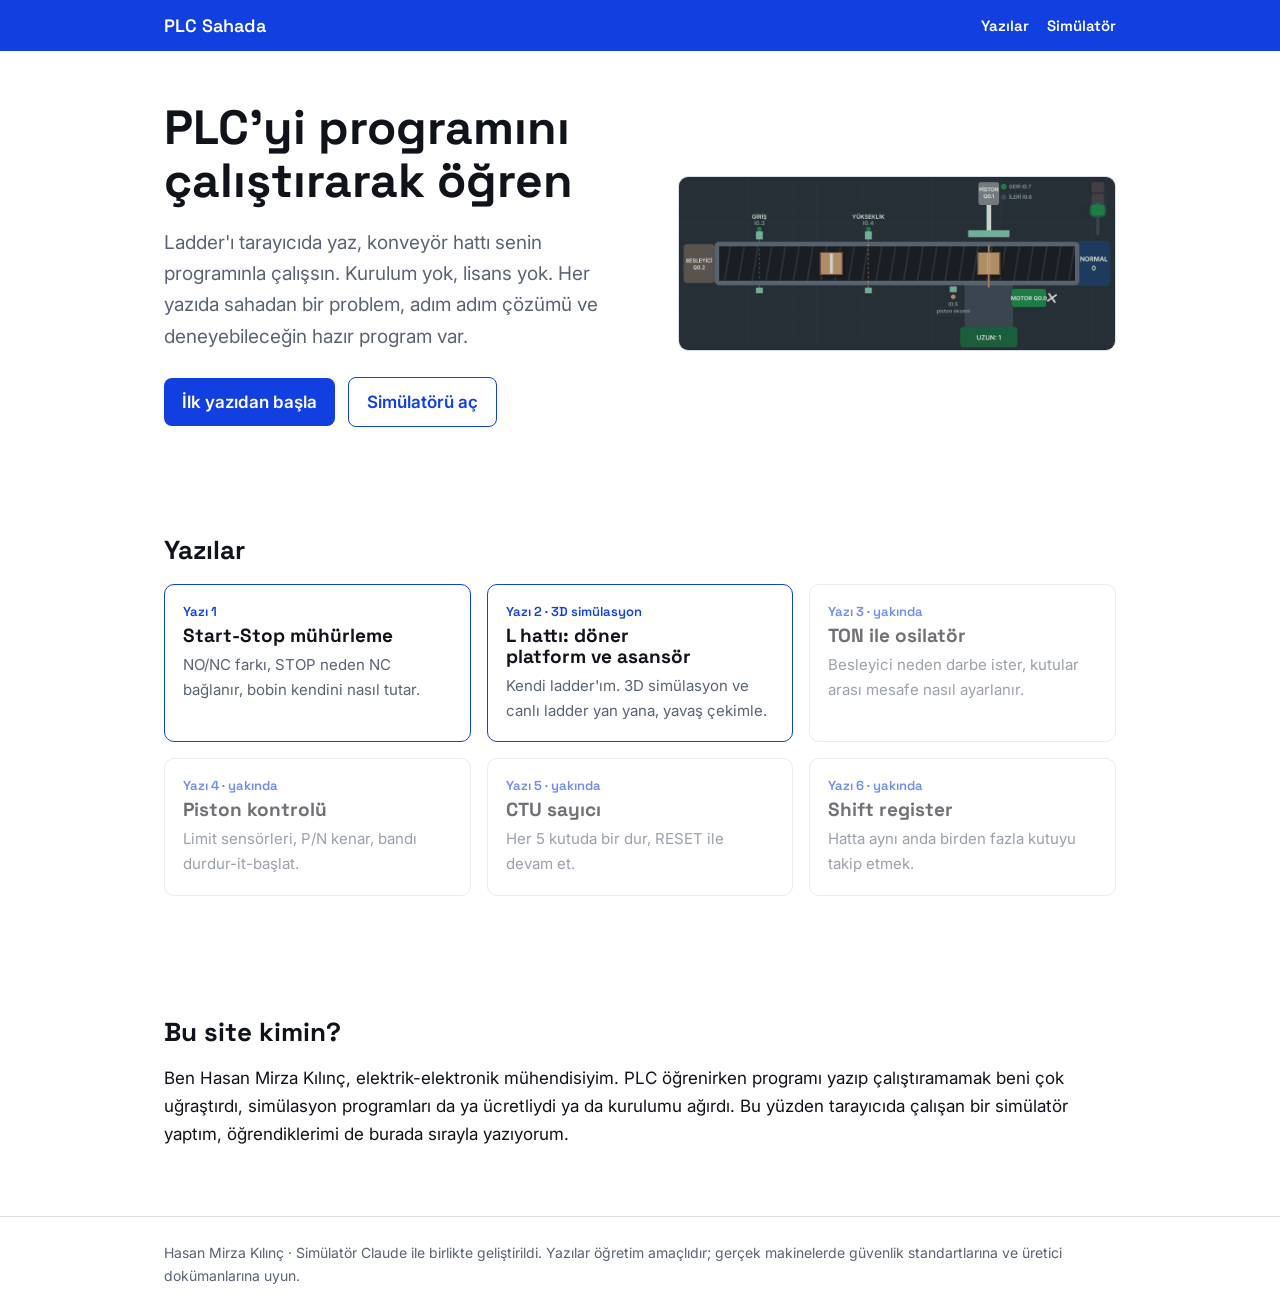
<file: index.html>
<!DOCTYPE html>
<html lang="tr">
<head>
<meta charset="UTF-8">
<meta name="viewport" content="width=device-width, initial-scale=1">
<title>PLC Sahada – Ladder Eğitimi</title>
<meta name="description" content="Kurulum ve lisans gerektirmeyen tarayıcı simülatörüyle PLC ladder programlamayı sahadan örneklerle adım adım öğrenin.">
<meta property="og:type" content="website">
<meta property="og:title" content="PLC Sahada – Ladder Eğitimi">
<meta property="og:description" content="Ladder'ı tarayıcıda yaz, konveyör hattı senin programınla çalışsın. Kurulum yok, lisans yok.">
<meta property="og:url" content="https://hasanmirzakilinc.github.io/plc-egitim/">
<meta property="og:image" content="https://hasanmirzakilinc.github.io/plc-egitim/assets/simulator.png">
<meta property="og:image:width" content="1000">
<meta property="og:image:height" content="396">
<meta name="twitter:card" content="summary_large_image">
<link rel="preconnect" href="https://fonts.googleapis.com"><link rel="preconnect" href="https://fonts.gstatic.com" crossorigin>
<link href="https://fonts.googleapis.com/css2?family=Inter:wght@400;600;700&family=Space+Grotesk:wght@600&display=swap" rel="stylesheet">
<link rel="stylesheet" href="assets/style.css">
</head>
<body>
<div class="strip"><div class="in"><a class="brand" href="index.html">PLC Sahada</a><a href="#yazilar">Yazılar</a><a href="sim/index.html">Simülatör</a></div></div>

<section class="wrap wide">
  <div class="hero">
    <div>
      <h1>PLC'yi programını çalıştırarak öğren</h1>
      <p class="lead">Ladder'ı tarayıcıda yaz, konveyör hattı senin programınla çalışsın. Kurulum yok, lisans yok. Her yazıda sahadan bir problem, adım adım çözümü ve deneyebileceğin hazır program var.</p>
      <a class="btn" href="yazilar/01-start-stop-muhurleme.html">İlk yazıdan başla</a>
      <a class="btn ghost" href="sim/index.html">Simülatörü aç</a>
    </div>
    <a href="sim/index.html#ornek-3"><img src="assets/simulator.png" alt="Ladder simülatörü: konveyör, sensörler, piston ve ışık kulesi"></a>
  </div>
</section>

<section class="wrap wide" id="yazilar">
  <h2 style="margin-top:0">Yazılar</h2>
  <div class="cards">
    <a class="card" style="text-decoration:none;color:inherit;border-color:var(--cobt)" href="yazilar/01-start-stop-muhurleme.html" style="text-decoration:none;color:inherit">
      <span class="no">Yazı 1</span><h3>Start-Stop mühürleme</h3><p>NO/NC farkı, STOP neden NC bağlanır, bobin kendini nasıl tutar.</p></a>
    <a class="card" href="yazilar/02-l-hat-doner-platform-asansor.html" style="text-decoration:none;color:inherit;border-color:var(--cobt)">
      <span class="no">Yazı 2 · 3D simülasyon</span><h3>L hattı: döner platform ve asansör</h3><p>Kendi ladder'ım. 3D simülasyon ve canlı ladder yan yana, yavaş çekimle.</p></a>
    <div class="card soon"><span class="no">Yazı 3 · yakında</span><h3>TON ile osilatör</h3><p>Besleyici neden darbe ister, kutular arası mesafe nasıl ayarlanır.</p></div>
    <div class="card soon"><span class="no">Yazı 4 · yakında</span><h3>Piston kontrolü</h3><p>Limit sensörleri, P/N kenar, bandı durdur-it-başlat.</p></div>
    <div class="card soon"><span class="no">Yazı 5 · yakında</span><h3>CTU sayıcı</h3><p>Her 5 kutuda bir dur, RESET ile devam et.</p></div>
    <div class="card soon"><span class="no">Yazı 6 · yakında</span><h3>Shift register</h3><p>Hatta aynı anda birden fazla kutuyu takip etmek.</p></div>
  </div>
</section>

<section class="wrap wide">
  <h2 style="margin-top:0">Bu site kimin?</h2>
  <p>Ben Hasan Mirza Kılınç, elektrik-elektronik mühendisiyim. PLC öğrenirken programı yazıp çalıştıramamak beni çok uğraştırdı, simülasyon programları da ya ücretliydi ya da kurulumu ağırdı. Bu yüzden tarayıcıda çalışan bir simülatör yaptım, öğrendiklerimi de burada sırayla yazıyorum.</p>
</section>

<footer><div class="wrap wide">Hasan Mirza Kılınç · Simülatör Claude ile birlikte geliştirildi. Yazılar öğretim amaçlıdır; gerçek makinelerde güvenlik standartlarına ve üretici dokümanlarına uyun.</div></footer>
</body>
</html>
</file>
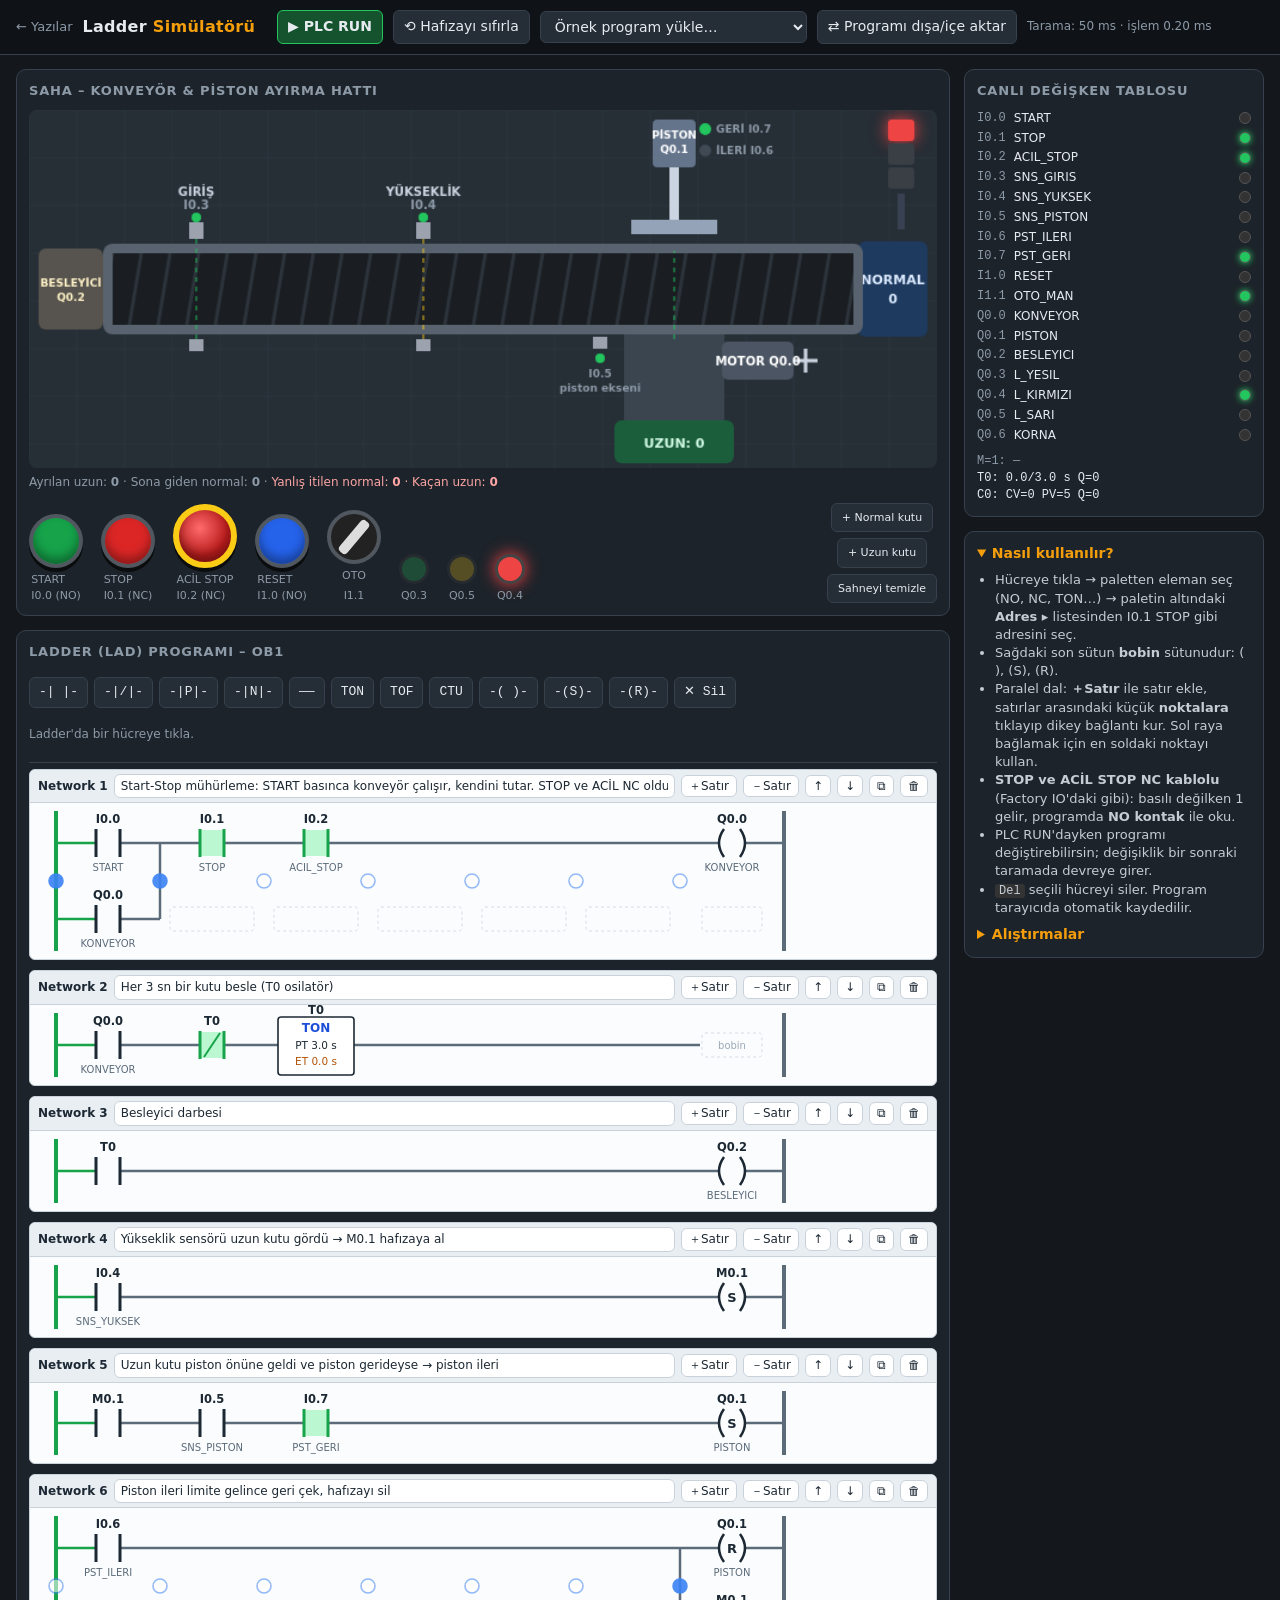
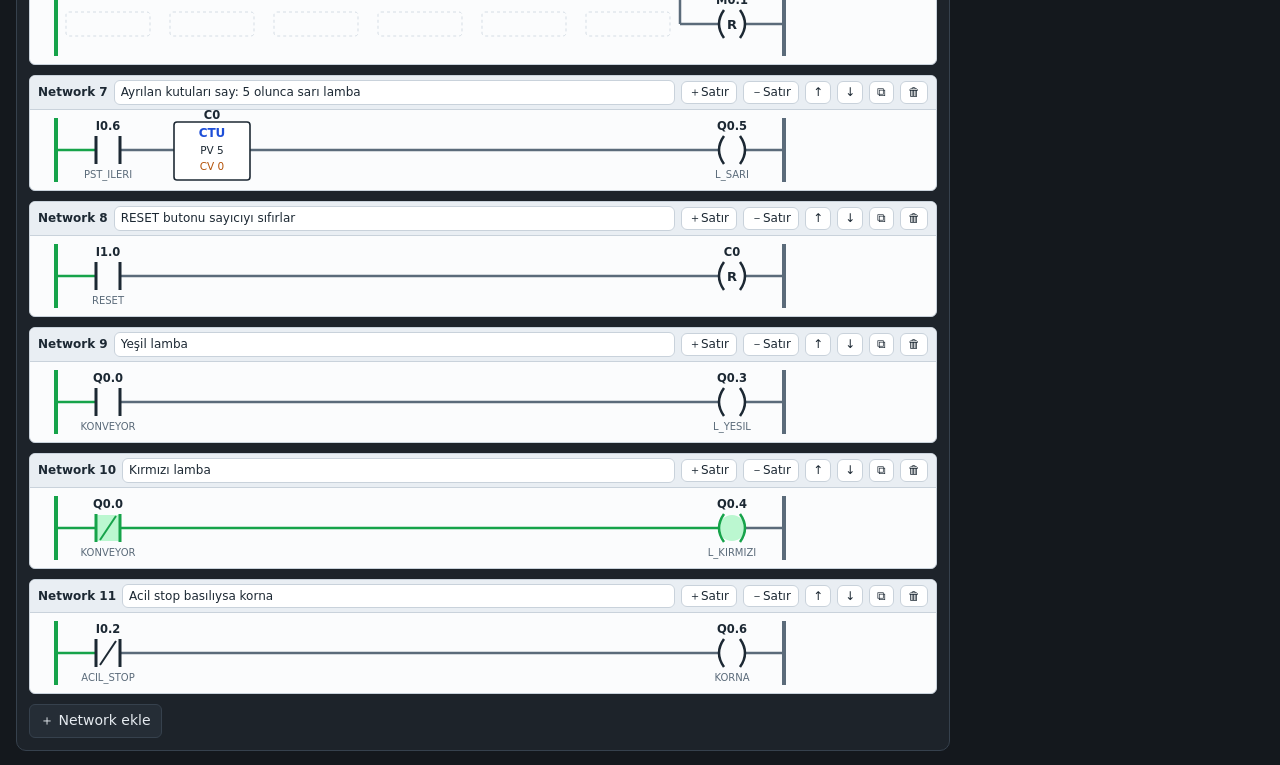
<file: sim/index.html>
<!DOCTYPE html>
<html lang="tr">
<head>
<meta charset="UTF-8">
<meta name="viewport" content="width=device-width, initial-scale=1">
<title>Ladder Simülatörü – Konveyör Hattı</title>
<style>
:root{--bg:#14181d;--panel:#1d232a;--panel2:#252d36;--line:#36414d;--txt:#e6ebf0;--mut:#8d9aa8;--grn:#22c55e;--red:#ef4444;--yel:#facc15;--blu:#3b82f6;--acc:#f59e0b}
*{box-sizing:border-box}
body{margin:0;background:var(--bg);color:var(--txt);font:14px/1.4 system-ui,-apple-system,Segoe UI,Roboto,sans-serif}
header{display:flex;flex-wrap:wrap;gap:10px;align-items:center;padding:10px 16px;background:#0f1216;border-bottom:1px solid var(--line);position:sticky;top:0;z-index:5}
header h1{font-size:16px;margin:0 12px 0 0;letter-spacing:.3px}
header h1 span{color:var(--acc)}
button,select,input{font:inherit;color:var(--txt);background:var(--panel2);border:1px solid var(--line);border-radius:6px;padding:6px 10px}
button{cursor:pointer}button:hover{border-color:#5a6878}
.run{background:#14532d;border-color:#22c55e;font-weight:700}.run.off{background:#5b1a1a;border-color:#ef4444}
.pill{font-size:12px;color:var(--mut)}
main{padding:14px 16px;display:grid;gap:14px;grid-template-columns:minmax(0,1fr) 300px}
.card{background:var(--panel);border:1px solid var(--line);border-radius:10px;padding:12px}
.card h2{font-size:13px;text-transform:uppercase;letter-spacing:.8px;color:var(--mut);margin:0 0 10px}
#sceneWrap{grid-column:1}
canvas{width:100%;display:block;border-radius:8px;background:#232a31}
.panelRow{display:flex;flex-wrap:wrap;gap:18px;align-items:flex-end;margin-top:12px}
.pb{display:flex;flex-direction:column;align-items:center;gap:4px;font-size:11px;color:var(--mut);user-select:none}
.pbtn{width:54px;height:54px;border-radius:50%;border:4px solid #50575f;box-shadow:0 4px 0 #0a0c0e,inset 0 -6px 10px rgba(0,0,0,.35);cursor:pointer;transition:transform .05s}
.pbtn.down{transform:translateY(3px);box-shadow:0 1px 0 #0a0c0e,inset 0 -2px 6px rgba(0,0,0,.4);filter:brightness(1.25)}
.g{background:#16a34a}.r{background:#dc2626}.b{background:#2563eb}
.estop{width:64px;height:64px;background:radial-gradient(circle at 40% 35%,#ff6b6b,#b91c1c 60%);border:6px solid #facc15}
.estop.down{filter:brightness(.8);transform:translateY(4px)}
.sel{width:54px;height:54px;border-radius:50%;background:#222;border:4px solid #50575f;position:relative;cursor:pointer}
.sel i{position:absolute;left:50%;top:50%;width:10px;height:40px;margin:-20px 0 0 -5px;background:#ddd;border-radius:4px;transition:transform .15s;transform:rotate(-40deg)}
.sel.on i{transform:rotate(40deg)}
.lamp{width:30px;height:30px;border-radius:50%;border:3px solid #444;opacity:.25}
.lamp.on{opacity:1;box-shadow:0 0 16px currentColor}
.side{grid-column:2;grid-row:1 / span 2;display:flex;flex-direction:column;gap:14px}
.tags{display:grid;grid-template-columns:auto 1fr auto;gap:3px 8px;font-size:12px;align-items:center}
.tags .ad{font-family:ui-monospace,Consolas,monospace;color:var(--mut)}
.led{width:12px;height:12px;border-radius:50%;background:#333;border:1px solid #555}
.led.on{background:var(--grn);box-shadow:0 0 6px var(--grn)}
.tc{font-family:ui-monospace,Consolas,monospace;font-size:12px}
#ladderCard{grid-column:1}
.rung{border:1px solid #c9d2db;border-radius:6px;background:#fbfcfd;margin-bottom:10px;color:#1c2833;overflow-x:auto}
.rhead{display:flex;gap:6px;align-items:center;background:#e9eef3;padding:4px 8px;border-bottom:1px solid #c9d2db;font-size:12px}
.rhead b{white-space:nowrap}
.rhead input{flex:1;min-width:120px;background:#fff;color:#1c2833;border:1px solid #c9d2db;padding:3px 6px;font-size:12px}
.rhead button{background:#fff;color:#1c2833;border-color:#c9d2db;padding:2px 7px;font-size:12px}
svg.lad{display:block}
.palette{display:flex;flex-wrap:wrap;gap:6px;margin-bottom:10px}
.palette button{font-family:ui-monospace,Consolas,monospace;font-size:13px;padding:5px 9px}
.palette button.act{background:#1e3a5f;border-color:var(--blu)}
.toolbar{position:sticky;top:58px;z-index:4;background:var(--panel);padding:6px 0 8px;margin-bottom:6px;border-bottom:1px solid var(--line)}
.toolbar .palette{margin-bottom:8px}
#props{display:flex;flex-wrap:wrap;gap:8px;align-items:center;min-height:38px;font-size:13px}
#props label{font-size:12px;color:var(--mut)}
#props select{min-width:230px;font-size:14px;border-color:var(--blu);background:#14243a}
#props input{width:80px}
#props .nm{font-weight:700;color:var(--acc)}
details summary{cursor:pointer;color:var(--acc);font-weight:600}
details p,details li{color:#c4ccd5;font-size:13px}
kbd{background:#333;border-radius:3px;padding:0 4px;font-size:12px}
.statbar{display:flex;gap:16px;font-size:12px;color:var(--mut);margin-top:6px;flex-wrap:wrap}
@media (max-width:1000px){main{grid-template-columns:1fr}.side{grid-column:1;grid-row:auto}}
</style>
</head>
<body>
<header>
  <a href="../index.html" style="color:var(--mut);text-decoration:none;font-size:13px">← Yazılar</a>
  <h1>Ladder <span>Simülatörü</span></h1>
  <button id="runBtn" class="run">▶ PLC RUN</button>
  <button id="resetMem" title="Tüm bitleri, zamanlayıcı ve sayıcıları sıfırla">⟲ Hafızayı sıfırla</button>
  <select id="exSel"></select>
  <button id="exportBtn">⇄ Programı dışa/içe aktar</button>
  
  <span class="pill" id="scanInfo">Tarama: 50 ms</span>
</header>

<main>
  <section class="card" id="sceneWrap">
    <h2>Saha – Konveyör & Piston Ayırma Hattı</h2>
    <canvas id="cv" width="760" height="300"></canvas>
    <div class="statbar"><span id="stats"></span></div>
    <div class="panelRow">
      <div class="pb"><div class="pbtn g" id="bStart"></div>START<br>I0.0 (NO)</div>
      <div class="pb"><div class="pbtn r" id="bStop"></div>STOP<br>I0.1 (NC)</div>
      <div class="pb"><div class="pbtn estop" id="bEstop"></div>ACİL STOP<br>I0.2 (NC)</div>
      <div class="pb"><div class="pbtn b" id="bReset"></div>RESET<br>I1.0 (NO)</div>
      <div class="pb"><div class="sel on" id="bSel"><i></i></div><span id="selTxt">OTO</span>I1.1</div>
      <div class="pb"><div class="lamp" id="lG" style="color:#22c55e;background:#22c55e"></div>Q0.3</div>
      <div class="pb"><div class="lamp" id="lY" style="color:#facc15;background:#facc15"></div>Q0.5</div>
      <div class="pb"><div class="lamp" id="lR" style="color:#ef4444;background:#ef4444"></div>Q0.4</div>
      <div style="flex:1"></div>
      <div class="pb" style="gap:6px">
        <button id="addShort">+ Normal kutu</button>
        <button id="addTall">+ Uzun kutu</button>
        <button id="clearScene">Sahneyi temizle</button>
      </div>
    </div>
  </section>

  <aside class="side">
    <section class="card">
      <h2>Canlı değişken tablosu</h2>
      <div class="tags" id="tagTbl"></div>
      <div id="tcTbl" class="tc" style="margin-top:10px"></div>
    </section>
    <section class="card">
      <details open>
        <summary>Nasıl kullanılır?</summary>
        <ul style="padding-left:18px;margin:8px 0">
          <li>Hücreye tıkla → paletten eleman seç (NO, NC, TON…) → paletin altındaki <b>Adres ▸</b> listesinden I0.1 STOP gibi adresini seç.</li>
          <li>Sağdaki son sütun <b>bobin</b> sütunudur: ( ), (S), (R).</li>
          <li>Paralel dal: <b>＋Satır</b> ile satır ekle, satırlar arasındaki küçük <b>noktalara</b> tıklayıp dikey bağlantı kur. Sol raya bağlamak için en soldaki noktayı kullan.</li>
          <li><b>STOP ve ACİL STOP NC kablolu</b> (Factory IO'daki gibi): basılı değilken 1 gelir, programda <b>NO kontak</b> ile oku.</li>
          <li>PLC RUN'dayken programı değiştirebilirsin; değişiklik bir sonraki taramada devreye girer.</li>
          <li><kbd>Del</kbd> seçili hücreyi siler. Program tarayıcıda otomatik kaydedilir.</li>
        </ul>
      </details>
      <details>
        <summary>Alıştırmalar</summary>
        <ol style="padding-left:18px;margin:8px 0">
          <li>Start-Stop mühürlemeyi boş programdan kendin kur.</li>
          <li>START'a basınca konveyör 5 sn sonra kalksın (TON).</li>
          <li>OTO/MAN anahtarı MAN'dayken besleyici çalışmasın.</li>
          <li>Uzun kutu ayırmayı yap, 5 kutuda bir konveyör dursun, RESET'le devam etsin.</li>
          <li>Hatalı ayrım olunca (normal kutu itilirse) kırmızı lamba yanıp sönsün.</li>
        </ol>
      </details>
    </section>
  </aside>

  <section class="card" id="ladderCard">
    <h2>Ladder (LAD) programı – OB1</h2>
    <div class="toolbar">
      <div class="palette" id="palette"></div>
      <div id="props"><span class="pill">Ladder'da bir hücreye tıkla.</span></div>
    </div>
    <div id="rungs"></div>
    <button id="addRung">＋ Network ekle</button>
  </section>
</main>

<div id="modal" style="display:none;position:fixed;inset:0;background:rgba(0,0,0,.6);z-index:20;align-items:center;justify-content:center">
 <div class="card" style="width:min(640px,94vw)">
  <h2>Programı dışa / içe aktar</h2>
  <p class="pill" style="margin:0 0 8px">Kopyala ile programı not defterine kaydet. Daha sonra metni buraya yapıştırıp “Yükle” de, ya da .json dosyası seç.</p>
  <textarea id="jsonTa" style="width:100%;height:240px;font:12px ui-monospace,Consolas,monospace;background:#11151a;color:#e6ebf0;border:1px solid var(--line);border-radius:6px;padding:8px"></textarea>
  <div style="display:flex;gap:8px;flex-wrap:wrap;margin-top:8px;align-items:center">
   <button id="copyBtn">Kopyala</button><button id="loadBtn">Yükle</button>
   <input type="file" id="fileIn" accept=".json,.txt">
   <span id="mMsg" class="pill"></span><span style="flex:1"></span><button id="closeM">Kapat</button>
  </div>
 </div>
</div>
<script>
// ===== LADDER MOTORU + SAHNE MODELİ =====
const L = 6; // mantık sütunu sayısı (sonra bobin sütunu gelir)

const TAGLIST = [
  ['I0.0','START','Start butonu (NO)'],
  ['I0.1','STOP','Stop butonu (NC kablolu: basılı değilken 1)'],
  ['I0.2','ACIL_STOP','Acil stop (NC kablolu: basılı değilken 1)'],
  ['I0.3','SNS_GIRIS','Giriş fotoseli'],
  ['I0.4','SNS_YUKSEK','Yükseklik sensörü (sadece uzun kutu)'],
  ['I0.5','SNS_PISTON','Piston önü fotoseli'],
  ['I0.6','PST_ILERI','Piston ileri limit'],
  ['I0.7','PST_GERI','Piston geri limit'],
  ['I1.0','RESET','Reset butonu (NO)'],
  ['I1.1','OTO_MAN','Seçici anahtar (1 = OTO)'],
  ['Q0.0','KONVEYOR','Konveyör motoru'],
  ['Q0.1','PISTON','Piston ileri valfi'],
  ['Q0.2','BESLEYICI','Kutu besleyici (yükselen kenarda 1 kutu)'],
  ['Q0.3','L_YESIL','Yeşil lamba'],
  ['Q0.4','L_KIRMIZI','Kırmızı lamba'],
  ['Q0.5','L_SARI','Sarı lamba'],
  ['Q0.6','KORNA','Korna'],
];
for (let b = 0; b < 2; b++) for (let i = 0; i < 8; i++) TAGLIST.push([`M${b}.${i}`, '', 'Hafıza biti']);
for (let i = 0; i < 8; i++) TAGLIST.push([`T${i}`, '', 'Zamanlayıcı']);
for (let i = 0; i < 4; i++) TAGLIST.push([`C${i}`, '', 'Sayıcı']);
const SYM = Object.fromEntries(TAGLIST.map(t => [t[0], t[1]]));

const CONTACTS = ['NO', 'NC', 'P', 'N'];
const BLOCKS = ['TON', 'TOF', 'CTU'];
const COILS = ['OUT', 'S', 'R'];

function newState() { return { bits: {}, T: {}, C: {}, edge: {} }; }
function getT(st, a) { return st.T[a] || (st.T[a] = { et: 0, pt: 0, q: false }); }
function getC(st, a) { return st.C[a] || (st.C[a] = { cv: 0, pv: 0, q: false }); }
function readBit(st, a) {
  if (!a) return false;
  if (a[0] === 'T') return !!(st.T[a] && st.T[a].q);
  if (a[0] === 'C') return !!(st.C[a] && st.C[a].q);
  return !!st.bits[a];
}

function newRung(comment = '') {
  return { comment, cells: [Array(L).fill(null)], coils: [null], links: [] };
}
function hasLink(rung, k, r) { return rung.links.includes(k + ':' + r); }

// Satırdaki boş hücre kablo sayılır mı? (Satır 0: hep evet. Alt satırlar: dal bağlantıları arasında)
function wireRange(rung, r) {
  if (r === 0) return [0, L];
  let mn = Infinity, mx = -Infinity;
  for (let k = 0; k <= L; k++) if (hasLink(rung, k, r - 1) || hasLink(rung, k, r)) { mn = Math.min(mn, k); mx = Math.max(mx, k); }
  if (rung.coils[r]) mx = L;
  if (mn === Infinity) return [0, 0];
  return [mn, mx];
}

function evalRung(rung, st, dt, ri) {
  const rows = rung.cells.length;
  const N = Array.from({ length: rows }, () => Array(L + 1).fill(false));
  const info = Array.from({ length: rows }, () => Array(L).fill(null));
  const merge = (k) => {
    let r = 0;
    while (r < rows) {
      let e = r; while (e < rows - 1 && hasLink(rung, k, e)) e++;
      if (e > r) { let v = false; for (let i = r; i <= e; i++) v = v || N[i][k]; for (let i = r; i <= e; i++) N[i][k] = v; }
      r = e + 1;
    }
  };
  for (let r = 0; r < rows; r++) N[r][0] = (r === 0);
  merge(0);
  const ranges = Array.from({ length: rows }, (_, r) => wireRange(rung, r));
  for (let k = 0; k < L; k++) {
    for (let r = 0; r < rows; r++) {
      const cell = rung.cells[r][k], pin = N[r][k];
      let out = false, closed = false;
      if (!cell) { const [a, b] = ranges[r]; out = (k >= a && k < b) ? pin : false; }
      else {
        const key = ri + ':' + r + ':' + k;
        switch (cell.t) {
          case 'W': out = pin; break;
          case 'NO': closed = readBit(st, cell.a); out = pin && closed; break;
          case 'NC': closed = !readBit(st, cell.a); out = pin && closed; break;
          case 'P': { const cur = readBit(st, cell.a), prev = !!st.edge[key]; st.edge[key] = cur; closed = cur && !prev; out = pin && closed; break; }
          case 'N': { const cur = readBit(st, cell.a), prev = !!st.edge[key]; st.edge[key] = cur; closed = !cur && prev; out = pin && closed; break; }
          case 'TON': { const t = getT(st, cell.a), pt = (cell.pt || 0) * 1000; t.pt = pt;
            if (pin) t.et = Math.min(t.et + dt * 1000, pt); else t.et = 0;
            t.q = pin && t.et >= pt; out = t.q; break; }
          case 'TOF': { const t = getT(st, cell.a), pt = (cell.pt || 0) * 1000; t.pt = pt;
            if (pin) { t.q = true; t.et = 0; } else if (t.q) { t.et = Math.min(t.et + dt * 1000, pt); if (t.et >= pt) t.q = false; }
            out = t.q; break; }
          case 'CTU': { const c = getC(st, cell.a); c.pv = cell.pv || 0; const prev = !!st.edge[key]; st.edge[key] = pin;
            if (pin && !prev) c.cv++; c.q = c.cv >= c.pv; out = c.q; break; }
        }
      }
      N[r][k + 1] = out; info[r][k] = { pin, out, closed };
    }
    merge(k + 1);
  }
  for (let r = 0; r < rows; r++) {
    const coil = rung.coils[r]; if (!coil || !coil.a) continue;
    const p = N[r][L], a = coil.a;
    if (coil.t === 'OUT') { if (a[0] !== 'T' && a[0] !== 'C') st.bits[a] = p; }
    else if (coil.t === 'S') { if (p && a[0] !== 'T' && a[0] !== 'C') st.bits[a] = true; }
    else if (coil.t === 'R') { if (p) { if (a[0] === 'T') { const t = getT(st, a); t.et = 0; t.q = false; } else if (a[0] === 'C') { const c = getC(st, a); c.cv = 0; c.q = false; } else st.bits[a] = false; } }
  }
  return { N, info };
}

function scan(prog, st, dt) { return prog.map((r, i) => evalRung(r, st, dt, i)); }

// ===== SAHNE (konveyör hattı) =====
const BELT = { x0: 70, x1: 690, y: 120, h: 60 };
const S_ENTRY = 140, S_HEIGHT = 330, S_PUSH = 540, PUSH_HALF = 36, BOX = 40;

function newScene() { return { boxes: [], p: 0, sorted: 0, normal: 0, wrong: 0, missed: 0, prevFeed: false, phase: 0, id: 1, motorAng: 0, tallNext: [] }; }
function boxTop(b) { return BELT.y + (BELT.h - BOX) / 2 + b.dy; }
function spawnBox(sc, tall) {
  if (sc.boxes.some(b => b.st === 'belt' && b.x < BELT.x0 + BOX + 8)) return false;
  if (tall === undefined) tall = sc.tallNext.length ? sc.tallNext.shift() : Math.random() < 0.4;
  sc.boxes.push({ id: sc.id++, x: BELT.x0, dy: 0, tall, st: 'belt', t: 0 });
  return true;
}
function stepScene(sc, out, dt) {
  const v = out['Q0.0'] ? 90 : 0;
  sc.phase += v * dt; if (out['Q0.0']) sc.motorAng += dt * 10;
  sc.p = Math.max(0, Math.min(1, sc.p + (out['Q0.1'] ? 1 : -1) * dt / 0.45));
  const headY = BELT.y - 16 + sc.p * (BELT.h + 26);
  sc.headY = headY;
  if (out['Q0.2'] && !sc.prevFeed) spawnBox(sc);
  sc.prevFeed = !!out['Q0.2'];
  const belt = sc.boxes.filter(b => b.st === 'belt').sort((a, b) => b.x - a.x);
  for (let i = 0; i < belt.length; i++) {
    const b = belt[i];
    const under = b.x + BOX > S_PUSH - PUSH_HALF && b.x < S_PUSH + PUSH_HALF;
    if (under && headY > boxTop(b)) {
      b.dy = headY - (BELT.y + (BELT.h - BOX) / 2);
      if (b.dy > (BELT.h + BOX) / 2) { b.st = 'chute'; b.t = 0; }
      continue;
    }
    let nx = b.x + v * dt;
    const ahead = belt.slice(0, i).filter(a => a.st === 'belt' && a.x > b.x && Math.abs(a.dy - b.dy) < BOX).pop();
    if (ahead) nx = Math.min(nx, ahead.x - BOX - 4);
    if (nx > b.x) b.x = nx;
    if (b.x > BELT.x1 - 6) { b.st = 'end'; b.t = 0; if (b.tall) sc.missed++; else sc.normal++; }
  }
  for (const b of sc.boxes) {
    if (b.st === 'chute') { b.t += dt; b.dy += 140 * dt; if (b.t > 0.55) { b.st = 'gone'; if (b.tall) sc.sorted++; else sc.wrong++; } }
    else if (b.st === 'end') { b.t += dt; b.x += 70 * dt; if (b.t > 0.5) b.st = 'gone'; }
  }
  sc.boxes = sc.boxes.filter(b => b.st !== 'gone');
}
function covers(b, x) { return b.x <= x && x <= b.x + BOX; }
function sceneInputs(sc) {
  const onBelt = sc.boxes.filter(b => b.st === 'belt');
  return {
    'I0.3': onBelt.some(b => covers(b, S_ENTRY) && b.dy < 10),
    'I0.4': onBelt.some(b => b.tall && covers(b, S_HEIGHT) && b.dy < 10),
    'I0.5': onBelt.some(b => covers(b, S_PUSH) && b.dy < 6),
    'I0.6': sc.p >= 0.97,
    'I0.7': sc.p <= 0.03,
  };
}

// ===== ÖRNEK PROGRAMLAR =====
function R(comment, rows, coils, links) {
  const rung = newRung(comment);
  rung.cells = rows.map(row => { const a = Array(L).fill(null); row.forEach((c, i) => { if (c) a[i] = c; }); return a; });
  rung.coils = coils.slice(0, rows.length); while (rung.coils.length < rows.length) rung.coils.push(null);
  rung.links = links || [];
  return rung;
}
const no = a => ({ t: 'NO', a }), nc = a => ({ t: 'NC', a });
const out = a => ({ t: 'OUT', a }), set = a => ({ t: 'S', a }), rst = a => ({ t: 'R', a });

const SEAL = () => R('Start-Stop mühürleme: START basınca konveyör çalışır, kendini tutar. STOP ve ACİL NC olduğu için NO kontakla okunur.',
  [[no('I0.0'), no('I0.1'), no('I0.2')], [no('Q0.0')]], [out('Q0.0')], ['0:0', '1:0']);

const EXAMPLES = {
  bos: { name: 'Boş program', prog: () => [newRung()] },
  seal: { name: '1) Start-Stop mühürleme', prog: () => [
    SEAL(),
    R('Konveyör çalışırken yeşil lamba', [[no('Q0.0')]], [out('Q0.3')]),
    R('Konveyör dururken kırmızı lamba', [[nc('Q0.0')]], [out('Q0.4')]),
  ] },
  feed: { name: '2) Zamanlayıcıyla kutu besleme', prog: () => [
    SEAL(),
    R('T0 kendini sıfırlayan zamanlayıcı: her 3 sn bir tarama boyunca 1 olur', [[no('Q0.0'), nc('T0'), { t: 'TON', a: 'T0', pt: 3 }]], [null]),
    R('T0 dolunca besleyiciye bir darbe → 1 kutu', [[no('T0')]], [out('Q0.2')]),
    R('Konveyörde kutu varken (giriş sensörü) sarı lamba 1 sn yanık kalsın', [[no('I0.3'), { t: 'TOF', a: 'T1', pt: 1 }]], [out('Q0.5')]),
    R('Yeşil lamba', [[no('Q0.0')]], [out('Q0.3')]),
    R('Kırmızı lamba', [[nc('Q0.0')]], [out('Q0.4')]),
  ] },
  sort: { name: '3) Uzun kutu ayırma + sayıcı', prog: () => [
    SEAL(),
    R('Her 3 sn bir kutu besle (T0 osilatör)', [[no('Q0.0'), nc('T0'), { t: 'TON', a: 'T0', pt: 3 }]], [null]),
    R('Besleyici darbesi', [[no('T0')]], [out('Q0.2')]),
    R('Yükseklik sensörü uzun kutu gördü → M0.1 hafızaya al', [[no('I0.4')]], [set('M0.1')]),
    R('Uzun kutu piston önüne geldi ve piston gerideyse → piston ileri', [[no('M0.1'), no('I0.5'), no('I0.7')]], [set('Q0.1')]),
    R('Piston ileri limite gelince geri çek, hafızayı sil', [[no('I0.6')], []], [rst('Q0.1'), rst('M0.1')], ['6:0']),
    R('Ayrılan kutuları say: 5 olunca sarı lamba', [[no('I0.6'), { t: 'CTU', a: 'C0', pv: 5 }]], [out('Q0.5')]),
    R('RESET butonu sayıcıyı sıfırlar', [[no('I1.0')]], [rst('C0')]),
    R('Yeşil lamba', [[no('Q0.0')]], [out('Q0.3')]),
    R('Kırmızı lamba', [[nc('Q0.0')]], [out('Q0.4')]),
    R('Acil stop basılıysa korna', [[nc('I0.2')]], [out('Q0.6')]),
  ] },
};

if (typeof module !== 'undefined') module.exports = { L, scan, newState, newScene, stepScene, sceneInputs, spawnBox, EXAMPLES, newRung, wireRange, readBit };

</script>
<script>
// ===== DURUM =====
const LS_KEY = 'ladsim_prog_v1';
let prog, st = newState(), sc = newScene(), running = true, lastRes = [], sel = null;
const panel = { start: false, stop: false, estop: false, reset: false, auto: true };
const DT = 0.05;

function loadProg() {
  try { const s = localStorage.getItem(LS_KEY); if (s) { const p = JSON.parse(s); if (Array.isArray(p) && p.length) return p; } } catch (e) {}
  return EXAMPLES.sort.prog();
}
function saveProg() { try { localStorage.setItem(LS_KEY, JSON.stringify(prog)); } catch (e) {} }
prog = loadProg();
const HASH_EX = { 'bos': 'bos', 'ornek-1': 'seal', 'ornek-2': 'feed', 'ornek-3': 'sort' };
function loadFromHash() {
  const k = HASH_EX[location.hash.slice(1)];
  if (k) { prog = EXAMPLES[k].prog(); st = newState(); sc = newScene(); sel = null; saveProg(); return true; }
  return false;
}
loadFromHash();
window.addEventListener('hashchange', () => { if (loadFromHash()) renderAll(); });

// ===== ÖRNEK SEÇİCİ =====
const exSel = document.getElementById('exSel');
exSel.innerHTML = '<option value="">Örnek program yükle…</option>' + Object.entries(EXAMPLES).map(([k, v]) => `<option value="${k}">${v.name}</option>`).join('');
exSel.onchange = () => { if (!exSel.value) return; prog = EXAMPLES[exSel.value].prog(); st = newState(); sc = newScene(); sel = null; exSel.value = ''; saveProg(); renderAll(); };

// ===== PALET =====
const PAL = [
  ['NO', '-| |-', 'Normalde açık kontak'], ['NC', '-|/|-', 'Normalde kapalı kontak'], ['P', '-|P|-', 'Yükselen kenar'], ['N', '-|N|-', 'Düşen kenar'],
  ['W', '——', 'Kablo (alt satırlarda boşluğu bağlar)'], ['TON', 'TON', 'Çekmede gecikmeli zamanlayıcı'], ['TOF', 'TOF', 'Bırakmada gecikmeli zamanlayıcı'], ['CTU', 'CTU', 'Yukarı sayıcı'],
  ['OUT', '-( )-', 'Bobin'], ['S', '-(S)-', 'Set bobini'], ['R', '-(R)-', 'Reset bobini'], ['DEL', '✕ Sil', 'Hücreyi temizle'],
];
const palEl = document.getElementById('palette');
palEl.innerHTML = PAL.map(([t, l, d]) => `<button data-t="${t}" title="${d}">${l}</button>`).join('');
palEl.onclick = e => { const b = e.target.closest('button'); if (!b) return; applyType(b.dataset.t); };

function defaultAddr(t) {
  if (t === 'TON' || t === 'TOF') { for (let i = 0; i < 8; i++) if (!usedAddr('T' + i)) return 'T' + i; return 'T0'; }
  if (t === 'CTU') { for (let i = 0; i < 4; i++) if (!usedAddr('C' + i)) return 'C' + i; return 'C0'; }
  if (COILS.includes(t)) return 'Q0.0';
  return 'I0.0';
}
function usedAddr(a) { return prog.some(r => r.cells.some(row => row.some(c => c && c.a === a && BLOCKS.includes(c.t)))); }

function applyType(t) {
  if (!sel) { flash('Önce ladder üzerinde bir hücre seç.'); return; }
  const rung = prog[sel.ri]; if (!rung) return;
  const isCoil = sel.c === L;
  if (t === 'DEL') { if (isCoil) rung.coils[sel.r] = null; else rung.cells[sel.r][sel.c] = null; }
  else if (isCoil) {
    if (!COILS.includes(t)) { flash('Bobin sütununa sadece ( ), (S), (R) konur.'); return; }
    const old = rung.coils[sel.r]; rung.coils[sel.r] = { t, a: old ? old.a : defaultAddr(t) };
  } else {
    if (COILS.includes(t)) { flash('Bobinler en sağdaki sütuna konur.'); return; }
    const old = rung.cells[sel.r][sel.c];
    if (t === 'W') rung.cells[sel.r][sel.c] = { t: 'W' };
    else if (BLOCKS.includes(t)) {
      const keep = old && BLOCKS.includes(old.t) && old.a[0] === (t === 'CTU' ? 'C' : 'T');
      rung.cells[sel.r][sel.c] = { t, a: keep ? old.a : defaultAddr(t), pt: (old && old.pt) || 2, pv: (old && old.pv) || 5 };
    } else {
      const keepA = old && old.a && CONTACTS.includes(old.t) ? old.a : (lastAddr || 'I0.0');
      rung.cells[sel.r][sel.c] = { t, a: keepA };
    }
  }
  saveProg(); renderAll();
}
let lastAddr = 'I0.0';
function flash(m) { const p = document.getElementById('props'); p.innerHTML = `<span style="color:var(--acc)">${m}</span>`; setTimeout(renderProps, 1600); }

// ===== LADDER ÇİZİM =====
const CW = 104, RH = 76, LEFT = 26, TOP = 40;
const PWR = '#16a34a', OFF = '#5b6b7a';
function esc(s) { return String(s).replace(/[&<>"]/g, c => ({ '&': '&amp;', '<': '&lt;', '>': '&gt;', '"': '&quot;' }[c])); }
function lbl(a) { return a ? `${a}${SYM[a] ? ' ' + SYM[a] : ''}` : '???'; }

function rungSVG(rung, ri, res) {
  const rows = rung.cells.length, W = LEFT + (L + 1) * CW + 30, H = TOP + (rows - 1) * RH + 40;
  const yc = r => TOP + r * RH;
  const N = res ? res.N : null, info = res ? res.info : null;
  const pc = (on) => (running && on) ? PWR : OFF;
  let s = `<svg class="lad" width="${W}" height="${H}" data-ri="${ri}">`;
  const RX = LEFT + (L + 1) * CW;
  s += `<line x1="${LEFT}" y1="8" x2="${LEFT}" y2="${H - 8}" stroke="${pc(true)}" stroke-width="4"/>`;
  s += `<line x1="${RX}" y1="8" x2="${RX}" y2="${H - 8}" stroke="${OFF}" stroke-width="4"/>`;
  for (let r = 0; r < rows; r++) {
    const y = yc(r), [wa, wb] = wireRange(rung, r);
    for (let c = 0; c < L; c++) {
      const x = LEFT + c * CW, cell = rung.cells[r][c], inf = info && info[r][c];
      const pin = inf && inf.pin, pout = inf && inf.out;
      const isSel = sel && sel.ri === ri && sel.r === r && sel.c === c;
      if (isSel) s += `<rect x="${x + 2}" y="${y - 34}" width="${CW - 4}" height="${RH - 8}" fill="#dbeafe" stroke="#3b82f6" rx="4"/>`;
      if (!cell) {
        if (c >= wa && c < wb) s += `<line x1="${x}" y1="${y}" x2="${x + CW}" y2="${y}" stroke="${pc(pin)}" stroke-width="2.5"/>`;
        else s += `<rect x="${x + 10}" y="${y - 12}" width="${CW - 20}" height="24" fill="none" stroke="#d5dde5" stroke-dasharray="3 3" rx="3"/>`;
      } else if (cell.t === 'W') {
        s += `<line x1="${x}" y1="${y}" x2="${x + CW}" y2="${y}" stroke="${pc(pin)}" stroke-width="2.5"/>`;
      } else if (CONTACTS.includes(cell.t)) {
        const cl = inf && inf.closed;
        s += `<line x1="${x}" y1="${y}" x2="${x + 40}" y2="${y}" stroke="${pc(pin)}" stroke-width="2.5"/>`;
        s += `<line x1="${x + 64}" y1="${y}" x2="${x + CW}" y2="${y}" stroke="${pc(pout)}" stroke-width="2.5"/>`;
        if (running && cl) s += `<rect x="${x + 40}" y="${y - 13}" width="24" height="26" fill="#bbf7d0"/>`;
        const bc = running && cl ? PWR : '#1c2833';
        s += `<line x1="${x + 40}" y1="${y - 14}" x2="${x + 40}" y2="${y + 14}" stroke="${bc}" stroke-width="3"/>`;
        s += `<line x1="${x + 64}" y1="${y - 14}" x2="${x + 64}" y2="${y + 14}" stroke="${bc}" stroke-width="3"/>`;
        if (cell.t === 'NC') s += `<line x1="${x + 44}" y1="${y + 12}" x2="${x + 60}" y2="${y - 12}" stroke="${bc}" stroke-width="2"/>`;
        if (cell.t === 'P' || cell.t === 'N') s += `<text x="${x + 52}" y="${y + 5}" font-size="13" font-weight="700" text-anchor="middle" fill="${bc}">${cell.t}</text>`;
        s += `<text x="${x + 52}" y="${y - 20}" font-size="11.5" font-weight="700" text-anchor="middle" fill="#1c2833">${esc(cell.a)}</text>`;
        s += `<text x="${x + 52}" y="${y + 28}" font-size="10" text-anchor="middle" fill="#5b6b7a">${esc(SYM[cell.a] || '')}</text>`;
      } else if (BLOCKS.includes(cell.t)) {
        s += `<line x1="${x}" y1="${y}" x2="${x + 14}" y2="${y}" stroke="${pc(pin)}" stroke-width="2.5"/>`;
        s += `<line x1="${x + 90}" y1="${y}" x2="${x + CW}" y2="${y}" stroke="${pc(pout)}" stroke-width="2.5"/>`;
        s += `<rect x="${x + 14}" y="${y - 28}" width="76" height="58" fill="${running && pout ? '#dcfce7' : '#fff'}" stroke="${running && pout ? PWR : '#1c2833'}" stroke-width="1.6" rx="3"/>`;
        s += `<text x="${x + 52}" y="${y - 31}" font-size="11.5" font-weight="700" text-anchor="middle" fill="#1c2833">${esc(cell.a)}</text>`;
        s += `<text x="${x + 52}" y="${y - 13}" font-size="12" font-weight="700" text-anchor="middle" fill="#1d4ed8">${cell.t}</text>`;
        if (cell.t === 'CTU') {
          const c0 = st.C[cell.a] || { cv: 0 };
          s += `<text x="${x + 52}" y="${y + 4}" font-size="10.5" text-anchor="middle" fill="#1c2833">PV ${cell.pv}</text>`;
          s += `<text x="${x + 52}" y="${y + 20}" font-size="10.5" text-anchor="middle" fill="#b45309">CV ${c0.cv}</text>`;
        } else {
          const t0 = st.T[cell.a] || { et: 0 };
          s += `<text x="${x + 52}" y="${y + 4}" font-size="10.5" text-anchor="middle" fill="#1c2833">PT ${(+cell.pt).toFixed(1)} s</text>`;
          s += `<text x="${x + 52}" y="${y + 20}" font-size="10.5" text-anchor="middle" fill="#b45309">ET ${(t0.et / 1000).toFixed(1)} s</text>`;
        }
      }
      s += `<rect class="hit" data-ri="${ri}" data-r="${r}" data-c="${c}" x="${x}" y="${y - 34}" width="${CW}" height="${RH - 8}" fill="transparent" style="cursor:pointer"/>`;
    }
    // bobin sütunu
    const x = LEFT + L * CW, coil = rung.coils[r], pin = N && N[r][L];
    const isSel = sel && sel.ri === ri && sel.r === r && sel.c === L;
    if (isSel) s += `<rect x="${x + 2}" y="${y - 34}" width="${CW - 4}" height="${RH - 8}" fill="#dbeafe" stroke="#3b82f6" rx="4"/>`;
    if (coil) {
      const on = running && pin && coil.t === 'OUT' || running && readBit(st, coil.a) && coil.t !== 'R' && coil.a[0] !== 'T' && coil.a[0] !== 'C';
      s += `<line x1="${x}" y1="${y}" x2="${x + 38}" y2="${y}" stroke="${pc(pin)}" stroke-width="2.5"/>`;
      s += `<line x1="${x + 66}" y1="${y}" x2="${RX}" y2="${y}" stroke="${OFF}" stroke-width="2.5"/>`;
      const cc = on ? PWR : '#1c2833';
      if (on) s += `<circle cx="${x + 52}" cy="${y}" r="13" fill="#bbf7d0"/>`;
      s += `<path d="M${x + 44} ${y - 14} Q${x + 34} ${y} ${x + 44} ${y + 14}" fill="none" stroke="${cc}" stroke-width="2.5"/>`;
      s += `<path d="M${x + 60} ${y - 14} Q${x + 70} ${y} ${x + 60} ${y + 14}" fill="none" stroke="${cc}" stroke-width="2.5"/>`;
      if (coil.t !== 'OUT') s += `<text x="${x + 52}" y="${y + 5}" font-size="13" font-weight="700" text-anchor="middle" fill="${cc}">${coil.t}</text>`;
      s += `<text x="${x + 52}" y="${y - 20}" font-size="11.5" font-weight="700" text-anchor="middle" fill="#1c2833">${esc(coil.a)}</text>`;
      s += `<text x="${x + 52}" y="${y + 28}" font-size="10" text-anchor="middle" fill="#5b6b7a">${esc(SYM[coil.a] || '')}</text>`;
    } else if (r === 0) {
      s += `<line x1="${x}" y1="${y}" x2="${x + 20}" y2="${y}" stroke="${pc(pin)}" stroke-width="2.5"/>`;
      s += `<rect x="${x + 22}" y="${y - 12}" width="60" height="24" fill="none" stroke="#d5dde5" stroke-dasharray="3 3" rx="3"/><text x="${x + 52}" y="${y + 4}" font-size="10" text-anchor="middle" fill="#9aa8b5">bobin</text>`;
    } else {
      s += `<rect x="${x + 22}" y="${y - 12}" width="60" height="24" fill="none" stroke="#d5dde5" stroke-dasharray="3 3" rx="3"/>`;
    }
    s += `<rect class="hit" data-ri="${ri}" data-r="${r}" data-c="${L}" x="${x}" y="${y - 34}" width="${CW}" height="${RH - 8}" fill="transparent" style="cursor:pointer"/>`;
  }
  // dikey bağlantılar
  for (let r = 0; r < rows - 1; r++) for (let k = 0; k <= L; k++) {
    const x = LEFT + k * CW, y1 = yc(r), y2 = yc(r + 1), on = hasLink(rung, k, r);
    if (on) s += `<line x1="${x}" y1="${y1}" x2="${x}" y2="${y2}" stroke="${pc(N && N[r][k])}" stroke-width="2.5"/>`;
    s += `<circle class="lnk" data-ri="${ri}" data-k="${k}" data-r="${r}" cx="${x}" cy="${(y1 + y2) / 2}" r="7" fill="${on ? '#3b82f6' : '#fff'}" stroke="#3b82f6" stroke-width="1.5" style="cursor:pointer" opacity="${on ? .9 : .55}"><title>Dikey bağlantı aç/kapa</title></circle>`;
  }
  return s + '</svg>';
}

const rungsEl = document.getElementById('rungs');
function renderRungs(full) {
  if (full || rungsEl.children.length !== prog.length) {
    rungsEl.innerHTML = prog.map((r, i) => `<div class="rung"><div class="rhead"><b>Network ${i + 1}</b><input data-ri="${i}" class="cmt" value="${esc(r.comment || '')}" placeholder="Açıklama yaz…">
      <button data-a="addrow" data-ri="${i}" title="Paralel satır ekle">＋Satır</button><button data-a="delrow" data-ri="${i}" title="Son satırı sil">－Satır</button>
      <button data-a="up" data-ri="${i}">↑</button><button data-a="down" data-ri="${i}">↓</button><button data-a="dup" data-ri="${i}" title="Kopyala">⧉</button><button data-a="del" data-ri="${i}" title="Network sil">🗑</button></div>
      <div class="svgw"></div></div>`).join('');
  }
  [...rungsEl.querySelectorAll('.svgw')].forEach((w, i) => { w.innerHTML = rungSVG(prog[i], i, lastRes[i]); });
}
rungsEl.addEventListener('pointerdown', e => {
  if (e.button > 0) return;
  const hit = e.target.closest('.hit'), lnk = e.target.closest('.lnk');
  if (!hit && !lnk) return;
  e.preventDefault();
  if (lnk) {
    const rung = prog[+lnk.dataset.ri], key = lnk.dataset.k + ':' + lnk.dataset.r;
    const i = rung.links.indexOf(key); if (i >= 0) rung.links.splice(i, 1); else rung.links.push(key);
    saveProg(); renderRungs(); return;
  }
  if (hit) { sel = { ri: +hit.dataset.ri, r: +hit.dataset.r, c: +hit.dataset.c }; renderRungs(); renderProps(); }
});
rungsEl.addEventListener('click', e => {
  const btn = e.target.closest('button[data-a]');
  if (btn) {
    const ri = +btn.dataset.ri, rung = prog[ri];
    switch (btn.dataset.a) {
      case 'addrow': if (rung.cells.length < 5) { rung.cells.push(Array(L).fill(null)); rung.coils.push(null); } break;
      case 'delrow': if (rung.cells.length > 1) { const n = rung.cells.length - 1; rung.cells.pop(); rung.coils.pop(); rung.links = rung.links.filter(k => +k.split(':')[1] < n); } break;
      case 'up': if (ri > 0) [prog[ri - 1], prog[ri]] = [prog[ri], prog[ri - 1]]; break;
      case 'down': if (ri < prog.length - 1) [prog[ri + 1], prog[ri]] = [prog[ri], prog[ri + 1]]; break;
      case 'dup': prog.splice(ri + 1, 0, JSON.parse(JSON.stringify(rung))); break;
      case 'del': if (prog.length > 1) prog.splice(ri, 1); else prog[0] = newRung(); sel = null; break;
    }
    saveProg(); renderAll();
  }
});
rungsEl.addEventListener('input', e => { if (e.target.classList.contains('cmt')) { prog[+e.target.dataset.ri].comment = e.target.value; saveProg(); } });
document.getElementById('addRung').onclick = () => { prog.push(newRung()); sel = { ri: prog.length - 1, r: 0, c: 0 }; saveProg(); renderAll(); };

// ===== ÖZELLİK PANELİ =====
function addrOptions(kind, cur) {
  const f = TAGLIST.filter(t => kind === 'T' ? t[0][0] === 'T' : kind === 'C' ? t[0][0] === 'C' : kind === 'coil' ? 'QMTC'.includes(t[0][0]) : true);
  const groups = { I: 'Girişler (I)', Q: 'Çıkışlar (Q)', M: 'Hafıza (M)', T: 'Zamanlayıcı (T)', C: 'Sayıcı (C)' };
  let h = ''; for (const g in groups) { const it = f.filter(t => t[0][0] === g); if (!it.length) continue;
    h += `<optgroup label="${groups[g]}">` + it.map(t => `<option value="${t[0]}" ${t[0] === cur ? 'selected' : ''}>${t[0]}${t[1] ? ' – ' + t[1] : ''}</option>`).join('') + '</optgroup>'; }
  return h;
}
function renderProps() {
  const p = document.getElementById('props');
  [...palEl.children].forEach(b => b.classList.remove('act'));
  if (!sel || !prog[sel.ri]) { p.innerHTML = '<span class="pill">Ladder\'da bir hücreye tıkla.</span>'; return; }
  const rung = prog[sel.ri], isCoil = sel.c === L, el = isCoil ? rung.coils[sel.r] : rung.cells[sel.r][sel.c];
  let h = `<span class="pill">Network ${sel.ri + 1} · satır ${sel.r + 1} · ${isCoil ? 'bobin' : 'sütun ' + (sel.c + 1)}:</span>`;
  if (!el) { h += `<span>Boş hücre. Yukarıdan ${isCoil ? '<b>-( )-</b>, <b>-(S)-</b> veya <b>-(R)-</b>' : 'bir kontak veya blok'} seç.</span>`; p.innerHTML = h; return; }
  const b = palEl.querySelector(`[data-t="${el.t}"]`); if (b) b.classList.add('act');
  const names = { NO: 'NO kontak', NC: 'NC kontak', P: 'Yükselen kenar (P)', N: 'Düşen kenar (N)', W: 'Kablo', TON: 'TON', TOF: 'TOF', CTU: 'CTU', OUT: 'Bobin ( )', S: 'Set (S)', R: 'Reset (R)' };
  h += `<span class="nm">${names[el.t]}</span>`;
  if (el.t !== 'W') {
    const kind = (el.t === 'TON' || el.t === 'TOF') ? 'T' : el.t === 'CTU' ? 'C' : isCoil ? 'coil' : 'all';
    h += `<label for="pA">Adres ▸</label><select id="pA">${addrOptions(kind, el.a)}</select>`;
    const d = TAGLIST.find(t => t[0] === el.a); if (d) h += `<span class="pill">${d[2]}</span>`;
  }
  if (el.t === 'TON' || el.t === 'TOF') h += `<label for="pPT">PT (sn)</label><input id="pPT" type="number" min="0.1" step="0.1" value="${el.pt}">`;
  if (el.t === 'CTU') h += `<label for="pPV">PV</label><input id="pPV" type="number" min="1" step="1" value="${el.pv}">`;
  h += `<button id="pDel">✕ Sil</button>`;
  p.innerHTML = h;
  const pa = document.getElementById('pA'); if (pa) pa.onchange = () => { el.a = pa.value; if (CONTACTS.includes(el.t)) lastAddr = el.a; saveProg(); renderRungs(); renderProps(); };
  const pt = document.getElementById('pPT'); if (pt) pt.oninput = () => { el.pt = Math.max(0.1, +pt.value || 0.1); saveProg(); };
  const pv = document.getElementById('pPV'); if (pv) pv.oninput = () => { el.pv = Math.max(1, Math.round(+pv.value || 1)); saveProg(); };
  document.getElementById('pDel').onclick = () => applyType('DEL');
}
document.addEventListener('keydown', e => {
  if (e.target.matches('input,select,textarea')) return;
  if ((e.key === 'Delete' || e.key === 'Backspace') && sel) { e.preventDefault(); applyType('DEL'); }
});

// ===== DEĞİŞKEN TABLOSU =====
const tagTbl = document.getElementById('tagTbl'), tcTbl = document.getElementById('tcTbl');
const IO = TAGLIST.filter(t => t[0][0] === 'I' || t[0][0] === 'Q');
tagTbl.innerHTML = IO.map(t => `<span class="ad">${t[0]}</span><span>${t[1]}</span><span class="led" data-a="${t[0]}"></span>`).join('');
function renderTags() {
  tagTbl.querySelectorAll('.led').forEach(l => l.classList.toggle('on', !!st.bits[l.dataset.a]));
  const ms = TAGLIST.filter(t => t[0][0] === 'M' && st.bits[t[0]]).map(t => t[0]);
  let h = `<div style="color:var(--mut)">M=1: ${ms.length ? ms.join(', ') : '—'}</div>`;
  for (const a in st.T) h += `<div>${a}: ${(st.T[a].et / 1000).toFixed(1)}/${(st.T[a].pt / 1000).toFixed(1)} s  Q=${+st.T[a].q}</div>`;
  for (const a in st.C) h += `<div>${a}: CV=${st.C[a].cv} PV=${st.C[a].pv}  Q=${+st.C[a].q}</div>`;
  tcTbl.innerHTML = h;
}

// ===== PANEL BUTONLARI =====
function mom(id, key) {
  const el = document.getElementById(id);
  const dn = e => { e.preventDefault(); panel[key] = true; el.classList.add('down'); };
  const up = () => { if (panel[key]) { panel[key] = false; el.classList.remove('down'); } };
  el.addEventListener('pointerdown', dn); el.addEventListener('pointerup', up); el.addEventListener('pointerleave', up); el.addEventListener('pointercancel', up);
}
mom('bStart', 'start'); mom('bStop', 'stop'); mom('bReset', 'reset');
const bE = document.getElementById('bEstop');
bE.onclick = () => { panel.estop = !panel.estop; bE.classList.toggle('down', panel.estop); };
const bS = document.getElementById('bSel');
bS.onclick = () => { panel.auto = !panel.auto; bS.classList.toggle('on', panel.auto); document.getElementById('selTxt').textContent = panel.auto ? 'OTO' : 'MAN'; };
document.getElementById('addShort').onclick = () => spawnBox(sc, false);
document.getElementById('addTall').onclick = () => spawnBox(sc, true);
document.getElementById('clearScene').onclick = () => { sc = newScene(); };

document.getElementById('runBtn').onclick = () => {
  running = !running; const b = document.getElementById('runBtn');
  b.textContent = running ? '▶ PLC RUN' : '■ PLC STOP'; b.classList.toggle('off', !running);
  if (!running) for (const k in st.bits) if (k[0] === 'Q') st.bits[k] = false;
};
document.getElementById('resetMem').onclick = () => { st = newState(); };
const modal = document.getElementById('modal'), ta = document.getElementById('jsonTa'), mMsg = document.getElementById('mMsg');
document.getElementById('exportBtn').onclick = () => { ta.value = JSON.stringify(prog); mMsg.textContent = ''; modal.style.display = 'flex'; };
document.getElementById('closeM').onclick = () => { modal.style.display = 'none'; };
document.getElementById('copyBtn').onclick = async () => { try { await navigator.clipboard.writeText(ta.value); mMsg.textContent = 'Kopyalandı ✓'; } catch (e) { ta.select(); mMsg.textContent = 'Metni seçtim, Ctrl+C ile kopyala.'; } };
function loadJSON(txt) {
  try { const p = JSON.parse(txt); if (!Array.isArray(p) || !p.every(r => r.cells && r.coils)) throw 0; prog = p; st = newState(); sel = null; saveProg(); renderAll(); mMsg.textContent = 'Program yüklendi ✓'; }
  catch (e) { mMsg.textContent = 'Okunamadı: bu simülatörden alınmış program metni olmalı.'; }
}
document.getElementById('loadBtn').onclick = () => loadJSON(ta.value);
const fileIn = document.getElementById('fileIn');
fileIn.onchange = async () => { const f = fileIn.files[0]; if (f) { const t = await f.text(); ta.value = t; loadJSON(t); } fileIn.value = ''; };

// ===== SAHNE ÇİZİMİ =====
const cv = document.getElementById('cv'), ctx = cv.getContext('2d');
function setupCanvas() { const d = window.devicePixelRatio || 1; cv.width = 760 * d; cv.height = 300 * d; ctx.setTransform(d, 0, 0, d, 0, 0); }
setupCanvas();
function rr(x, y, w, h, r) { ctx.beginPath(); ctx.roundRect ? ctx.roundRect(x, y, w, h, r) : ctx.rect(x, y, w, h); }
function drawScene() {
  const Q = a => running && !!st.bits[a], inp = sceneInputs(sc);
  ctx.fillStyle = '#262e36'; ctx.fillRect(0, 0, 760, 300);
  ctx.strokeStyle = '#2d363f'; ctx.lineWidth = 1;
  for (let x = 0; x < 760; x += 40) { ctx.beginPath(); ctx.moveTo(x, 0); ctx.lineTo(x, 300); ctx.stroke(); }
  for (let y = 0; y < 300; y += 40) { ctx.beginPath(); ctx.moveTo(0, y); ctx.lineTo(760, y); ctx.stroke(); }
  const { x0, x1, y, h } = BELT;
  // ayırma oluğu
  ctx.fillStyle = '#3a4550'; rr(S_PUSH - 42, y + h, 84, 92, 4); ctx.fill();
  ctx.fillStyle = '#1b5e3b'; rr(S_PUSH - 50, y + h + 80, 100, 36, 6); ctx.fill();
  ctx.fillStyle = '#d1fae5'; ctx.font = '600 11px system-ui'; ctx.textAlign = 'center';
  ctx.fillText(`UZUN: ${sc.sorted}`, S_PUSH, y + h + 103);
  // son kasası
  ctx.fillStyle = '#1e3a5f'; rr(x1 + 4, y - 10, 58, h + 20, 6); ctx.fill();
  ctx.fillStyle = '#dbeafe'; ctx.fillText('NORMAL', x1 + 33, y + h / 2 - 4); ctx.fillText(sc.normal, x1 + 33, y + h / 2 + 12);
  // bant
  ctx.fillStyle = '#596370'; rr(x0 - 8, y - 8, x1 - x0 + 16, h + 16, 8); ctx.fill();
  ctx.fillStyle = '#1a1e23'; ctx.fillRect(x0, y, x1 - x0, h);
  ctx.save(); ctx.beginPath(); ctx.rect(x0, y, x1 - x0, h); ctx.clip();
  ctx.strokeStyle = '#2c333b'; ctx.lineWidth = 3;
  const off = sc.phase % 24;
  for (let x = x0 - 24 + off; x < x1 + 24; x += 24) { ctx.beginPath(); ctx.moveTo(x, y); ctx.lineTo(x - 10, y + h); ctx.stroke(); }
  ctx.restore();
  // motor
  const mx = x1 - 80, my = y + h + 30;
  ctx.fillStyle = Q('Q0.0') ? '#15803d' : '#4b5563'; rr(mx - 30, my - 16, 60, 32, 5); ctx.fill();
  ctx.save(); ctx.translate(mx + 40, my); ctx.rotate(sc.motorAng);
  ctx.strokeStyle = '#cbd5e1'; ctx.lineWidth = 3; for (let i = 0; i < 4; i++) { ctx.rotate(Math.PI / 2); ctx.beginPath(); ctx.moveTo(0, 0); ctx.lineTo(10, 0); ctx.stroke(); }
  ctx.restore(); ctx.fillStyle = '#fff'; ctx.font = '600 10px system-ui'; ctx.fillText('MOTOR Q0.0', mx, my + 4);
  // besleyici
  ctx.fillStyle = Q('Q0.2') ? '#b45309' : '#57534e'; rr(8, y - 4, 54, h + 8, 6); ctx.fill();
  ctx.fillStyle = '#fef3c7'; ctx.font = '600 9px system-ui'; ctx.fillText('BESLEYİCİ', 35, y + h / 2 - 2); ctx.fillText('Q0.2', 35, y + h / 2 + 10);
  // kutular
  for (const b of sc.boxes) {
    const by = boxTop(b); let alpha = 1; if (b.st === 'end') alpha = Math.max(0, 1 - b.t * 2); if (b.st === 'chute') alpha = Math.max(0, 1 - b.t * 1.3);
    ctx.globalAlpha = alpha;
    ctx.fillStyle = 'rgba(0,0,0,.35)'; ctx.fillRect(b.x + (b.tall ? 7 : 4), by + (b.tall ? 7 : 4), BOX, BOX);
    ctx.fillStyle = b.tall ? '#f97316' : '#c08a52'; ctx.fillRect(b.x, by, BOX, BOX);
    ctx.strokeStyle = b.tall ? '#9a3412' : '#7c5631'; ctx.lineWidth = 2; ctx.strokeRect(b.x + 1, by + 1, BOX - 2, BOX - 2);
    ctx.fillStyle = b.tall ? '#fff' : '#f5deb3'; ctx.font = '700 10px system-ui';
    if (b.tall) { ctx.fillText('UZUN', b.x + BOX / 2, by + BOX / 2 + 4); }
    else { ctx.fillRect(b.x + BOX / 2 - 3, by + 2, 6, BOX - 4); }
    ctx.globalAlpha = 1;
  }
  // sensörler
  const sensor = (x, on, name, addr, tallOnly) => {
    ctx.fillStyle = '#9ca3af'; ctx.fillRect(x - 6, y - 26, 12, 14); ctx.fillRect(x - 6, y + h + 12, 12, 10);
    ctx.strokeStyle = on ? '#ef4444' : (tallOnly ? 'rgba(250,204,21,.45)' : 'rgba(34,197,94,.45)'); ctx.lineWidth = on ? 3 : 2;
    ctx.setLineDash(on ? [] : [4, 4]); ctx.beginPath(); ctx.moveTo(x, y - 12); ctx.lineTo(x, y + h + 12); ctx.stroke(); ctx.setLineDash([]);
    ctx.fillStyle = on ? '#ef4444' : '#22c55e'; ctx.beginPath(); ctx.arc(x, y - 30, 4, 0, 7); ctx.fill();
    ctx.fillStyle = '#cbd5e1'; ctx.font = '600 10px system-ui'; ctx.fillText(name, x, y - 48); ctx.fillStyle = '#8d9aa8'; ctx.fillText(addr, x, y - 37);
  };
  sensor(S_ENTRY, inp['I0.3'], 'GİRİŞ', 'I0.3'); sensor(S_HEIGHT, inp['I0.4'], 'YÜKSEKLİK', 'I0.4', true);
  // piston
  const hy = sc.headY != null ? sc.headY : y - 16;
  ctx.fillStyle = '#64748b'; rr(S_PUSH - 18, 8, 36, 40, 4); ctx.fill();
  ctx.fillStyle = '#cbd5e1'; ctx.fillRect(S_PUSH - 4, 48, 8, Math.max(0, hy - 12 - 48));
  ctx.fillStyle = Q('Q0.1') ? '#2563eb' : '#94a3b8'; ctx.fillRect(S_PUSH - PUSH_HALF, hy - 12, PUSH_HALF * 2, 12);
  ctx.fillStyle = '#fff'; ctx.font = '600 9px system-ui'; ctx.fillText('PİSTON', S_PUSH, 24); ctx.fillText('Q0.1', S_PUSH, 36);
  const led = (x, yy, on, t) => { ctx.fillStyle = on ? '#22c55e' : '#3f4a55'; ctx.beginPath(); ctx.arc(x, yy, 5, 0, 7); ctx.fill(); ctx.fillStyle = '#8d9aa8'; ctx.textAlign = 'left'; ctx.fillText(t, x + 9, yy + 3); ctx.textAlign = 'center'; };
  led(S_PUSH + 26, 16, inp['I0.7'], 'GERİ I0.7'); led(S_PUSH + 26, 34, inp['I0.6'], 'İLERİ I0.6');
  // piston fotoseli (bandın altına yakın)
  const ps = inp['I0.5'];
  ctx.strokeStyle = ps ? '#ef4444' : 'rgba(34,197,94,.45)'; ctx.lineWidth = ps ? 3 : 2; ctx.setLineDash(ps ? [] : [4, 4]);
  ctx.beginPath(); ctx.moveTo(S_PUSH, y + h + 12); ctx.lineTo(S_PUSH, y - 2); ctx.stroke(); ctx.setLineDash([]);
  ctx.fillStyle = '#9ca3af'; ctx.fillRect(S_PUSH - 68, y + h + 10, 12, 10);
  ctx.fillStyle = ps ? '#ef4444' : '#22c55e'; ctx.beginPath(); ctx.arc(S_PUSH - 62, y + h + 28, 4, 0, 7); ctx.fill();
  ctx.fillStyle = '#8d9aa8'; ctx.font = '600 9px system-ui'; ctx.fillText('I0.5', S_PUSH - 62, y + h + 44); ctx.fillText('piston ekseni', S_PUSH - 62, y + h + 56);
  // ışık kulesi
  const tx = 730, cols = [['Q0.4', '#ef4444'], ['Q0.5', '#facc15'], ['Q0.3', '#22c55e']];
  ctx.fillStyle = '#374151'; ctx.fillRect(tx - 3, 70, 6, 30);
  cols.forEach(([a, c], i) => { ctx.fillStyle = Q(a) ? c : '#3a3f45'; if (Q(a)) { ctx.shadowColor = c; ctx.shadowBlur = 14; } rr(tx - 11, 8 + i * 20, 22, 18, 3); ctx.fill(); ctx.shadowBlur = 0; });
  if (Q('Q0.6')) { ctx.fillStyle = '#facc15'; ctx.font = '700 13px system-ui'; ctx.fillText('🔊 KORNA', 660, 24); }
  if (panel.estop) { ctx.fillStyle = 'rgba(239,68,68,.9)'; ctx.font = '700 13px system-ui'; ctx.fillText('ACİL STOP BASILI', 380, 290); }
  if (!running) { ctx.fillStyle = 'rgba(0,0,0,.45)'; ctx.fillRect(0, 0, 760, 300); ctx.fillStyle = '#fca5a5'; ctx.font = '700 22px system-ui'; ctx.fillText('PLC STOP', 380, 160); }
  document.getElementById('stats').innerHTML = `Ayrılan uzun: <b>${sc.sorted}</b> · Sona giden normal: <b>${sc.normal}</b> · <span style="color:#fca5a5">Yanlış itilen normal: <b>${sc.wrong}</b> · Kaçan uzun: <b>${sc.missed}</b></span>`;
  ['lG:Q0.3', 'lY:Q0.5', 'lR:Q0.4'].forEach(s => { const [id, a] = s.split(':'); document.getElementById(id).classList.toggle('on', Q(a)); });
}

// ===== TARAMA DÖNGÜSÜ =====
function tick() {
  Object.assign(st.bits, sceneInputs(sc), { 'I0.0': panel.start, 'I0.1': !panel.stop, 'I0.2': !panel.estop, 'I1.0': panel.reset, 'I1.1': panel.auto });
  const t0 = performance.now();
  if (running) { try { lastRes = scan(prog, st, DT); } catch (e) { console.error(e); } }
  const out = {}; for (const k in st.bits) if (k[0] === 'Q') out[k] = running && st.bits[k];
  stepScene(sc, out, DT);
  document.getElementById('scanInfo').textContent = `Tarama: 50 ms · işlem ${(performance.now() - t0).toFixed(2)} ms`;
}
let frame = 0;
setInterval(() => { tick(); frame++; if (frame % 2 === 0) { renderRungs(); renderTags(); } }, DT * 1000);
(function loop() { drawScene(); requestAnimationFrame(loop); })();
function renderAll() { renderRungs(true); renderProps(); renderTags(); }
renderAll();
</script>
</body>
</html>
</file>
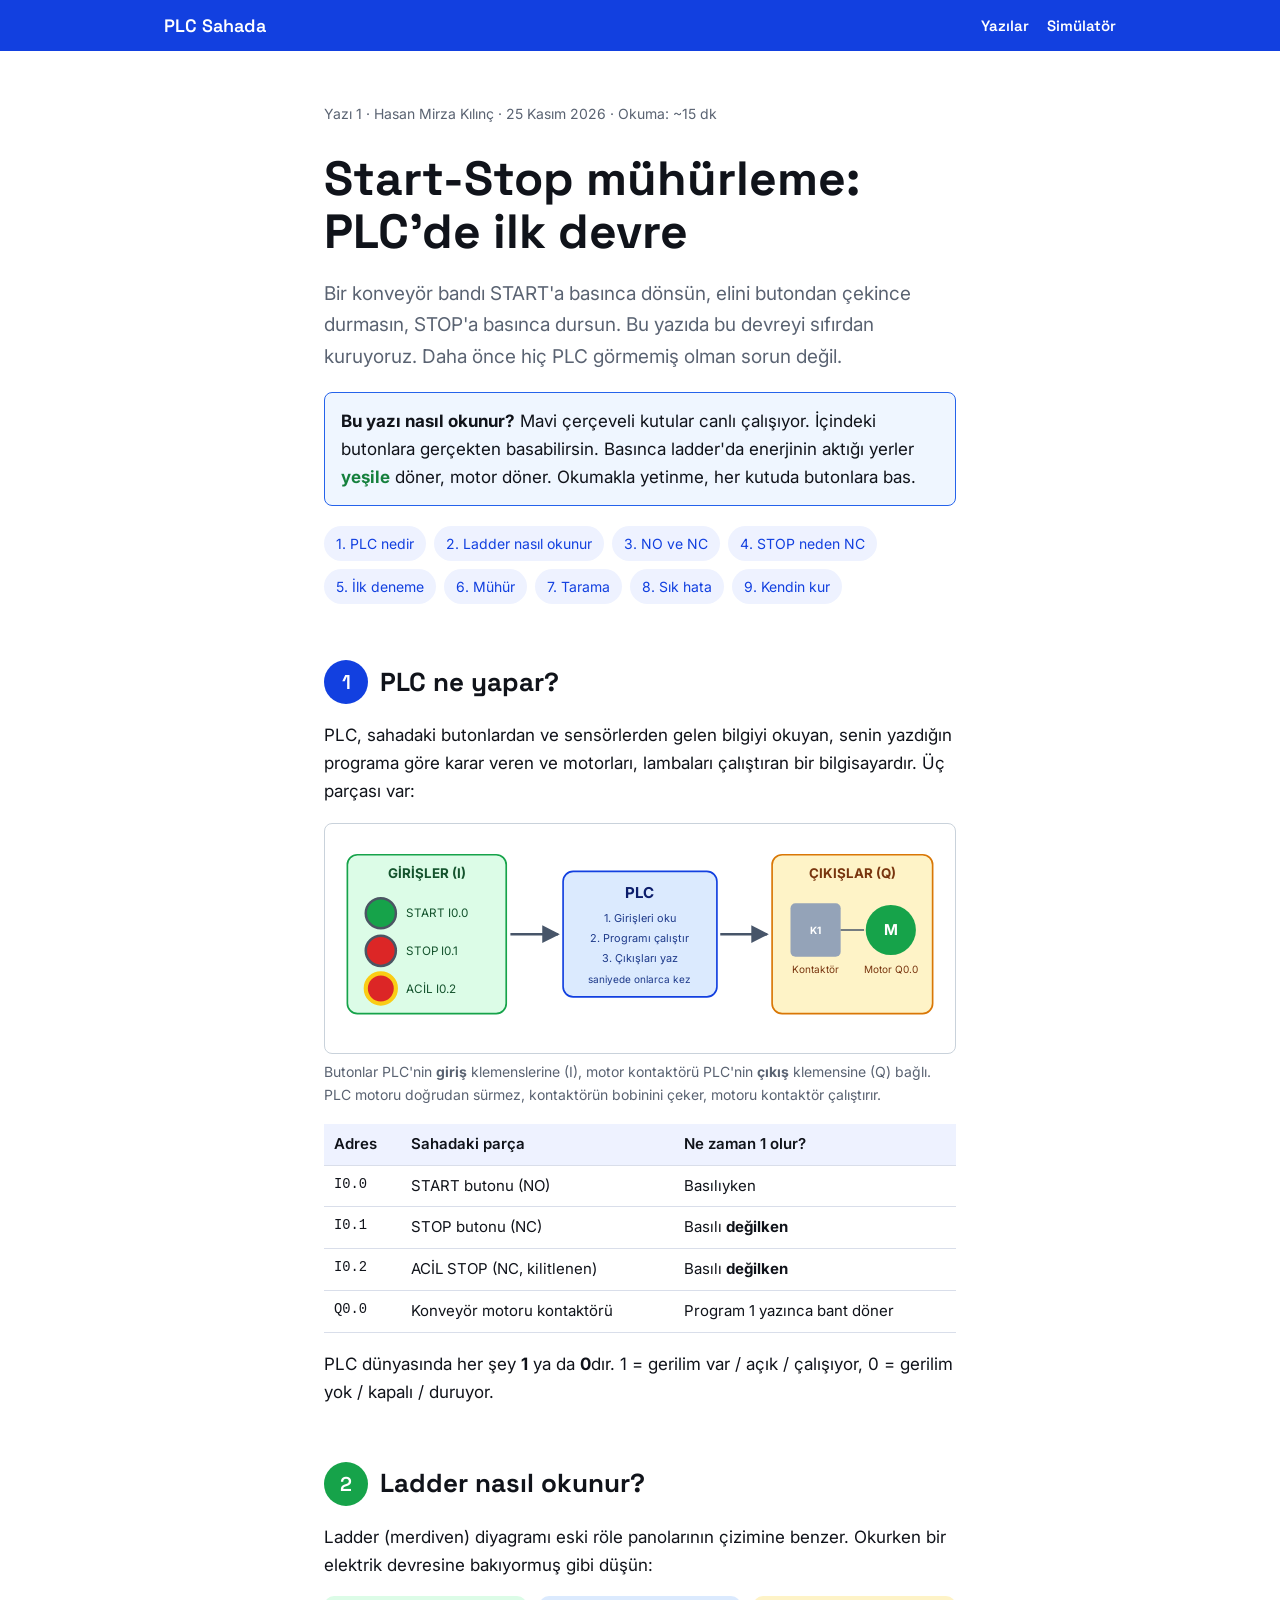
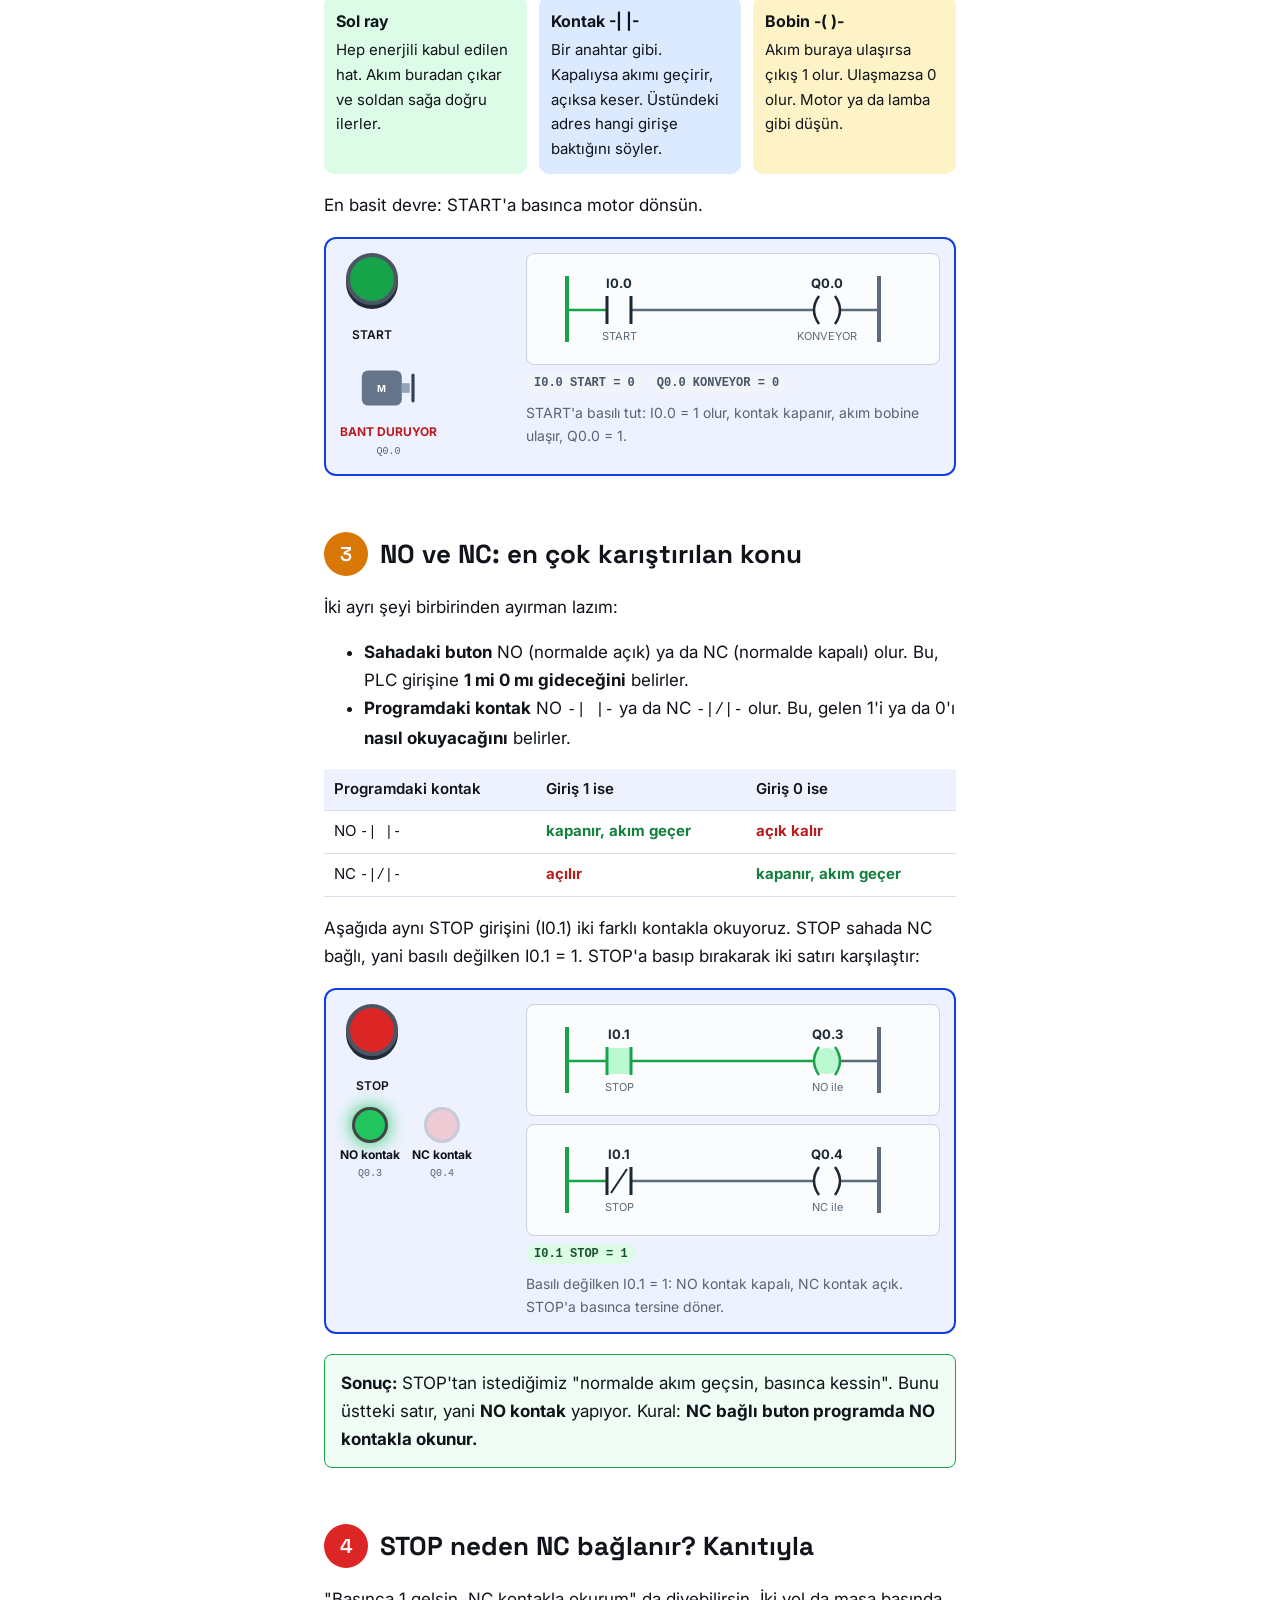
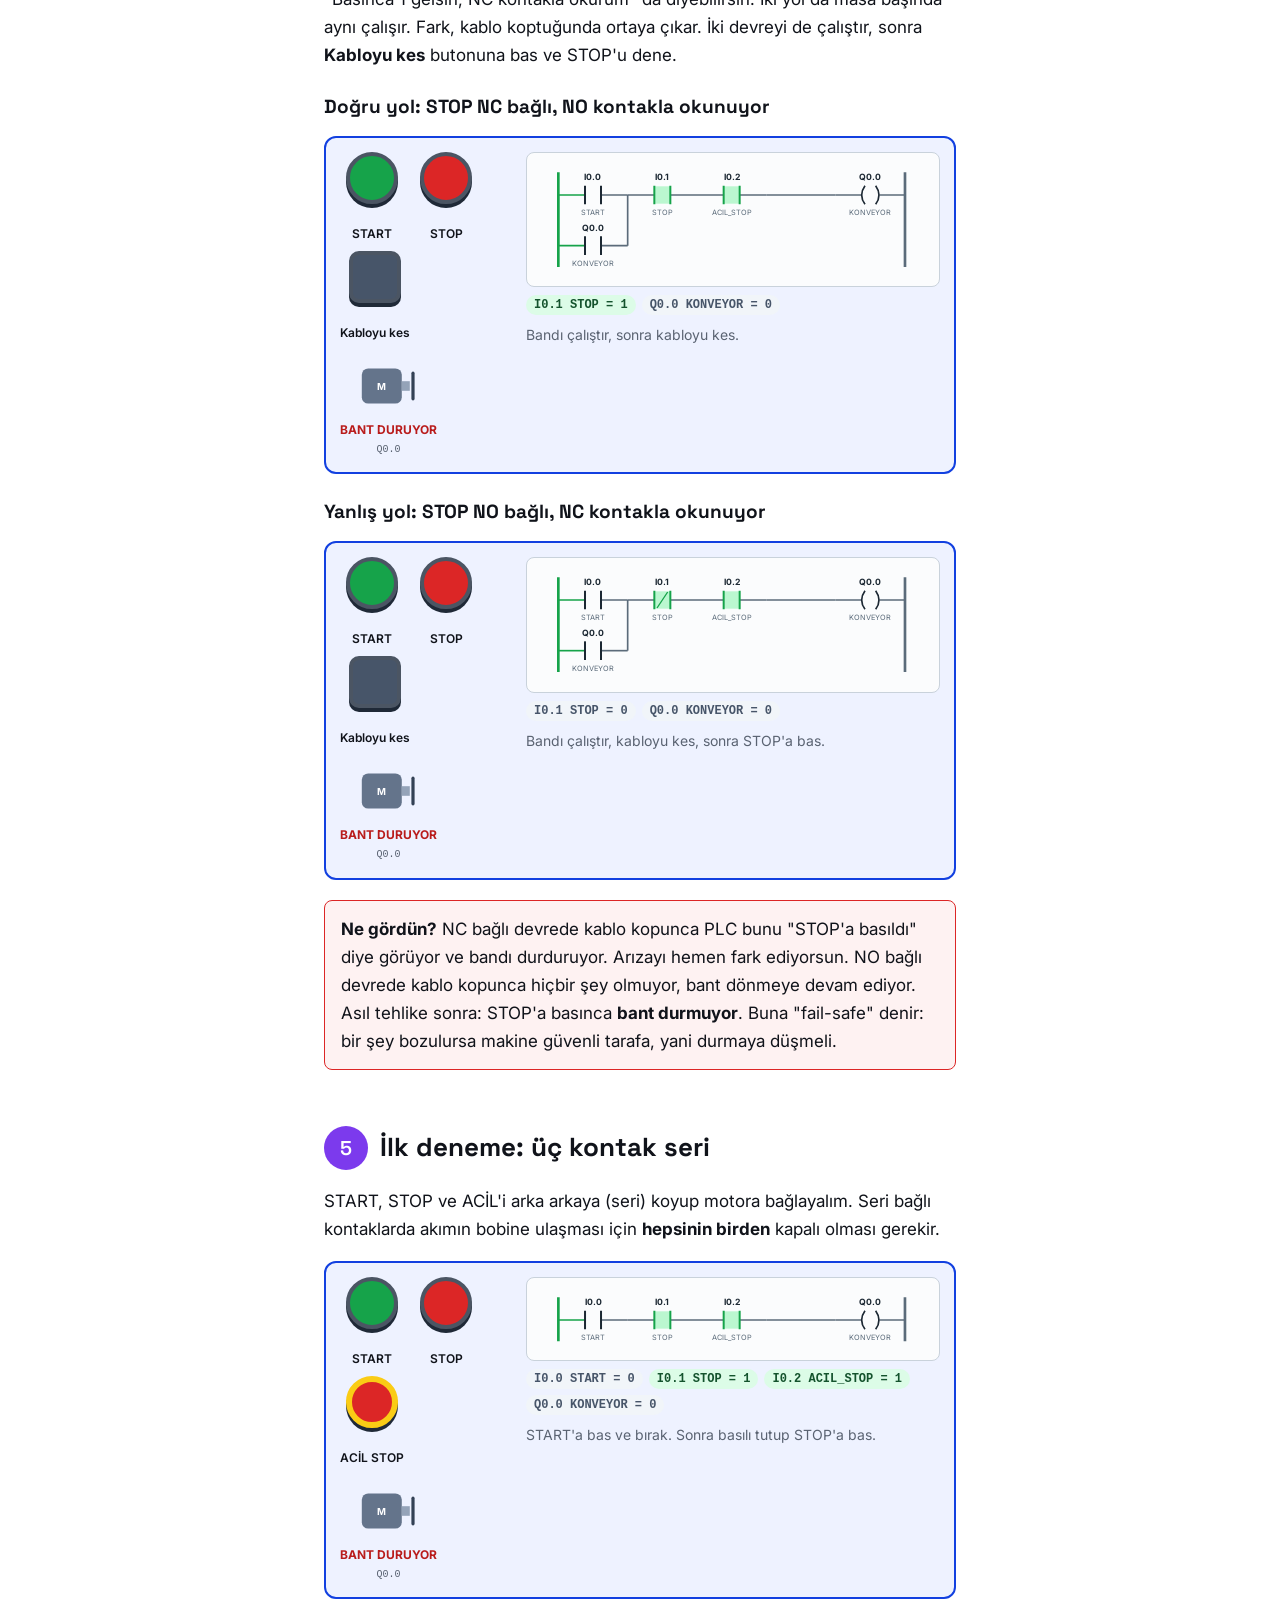
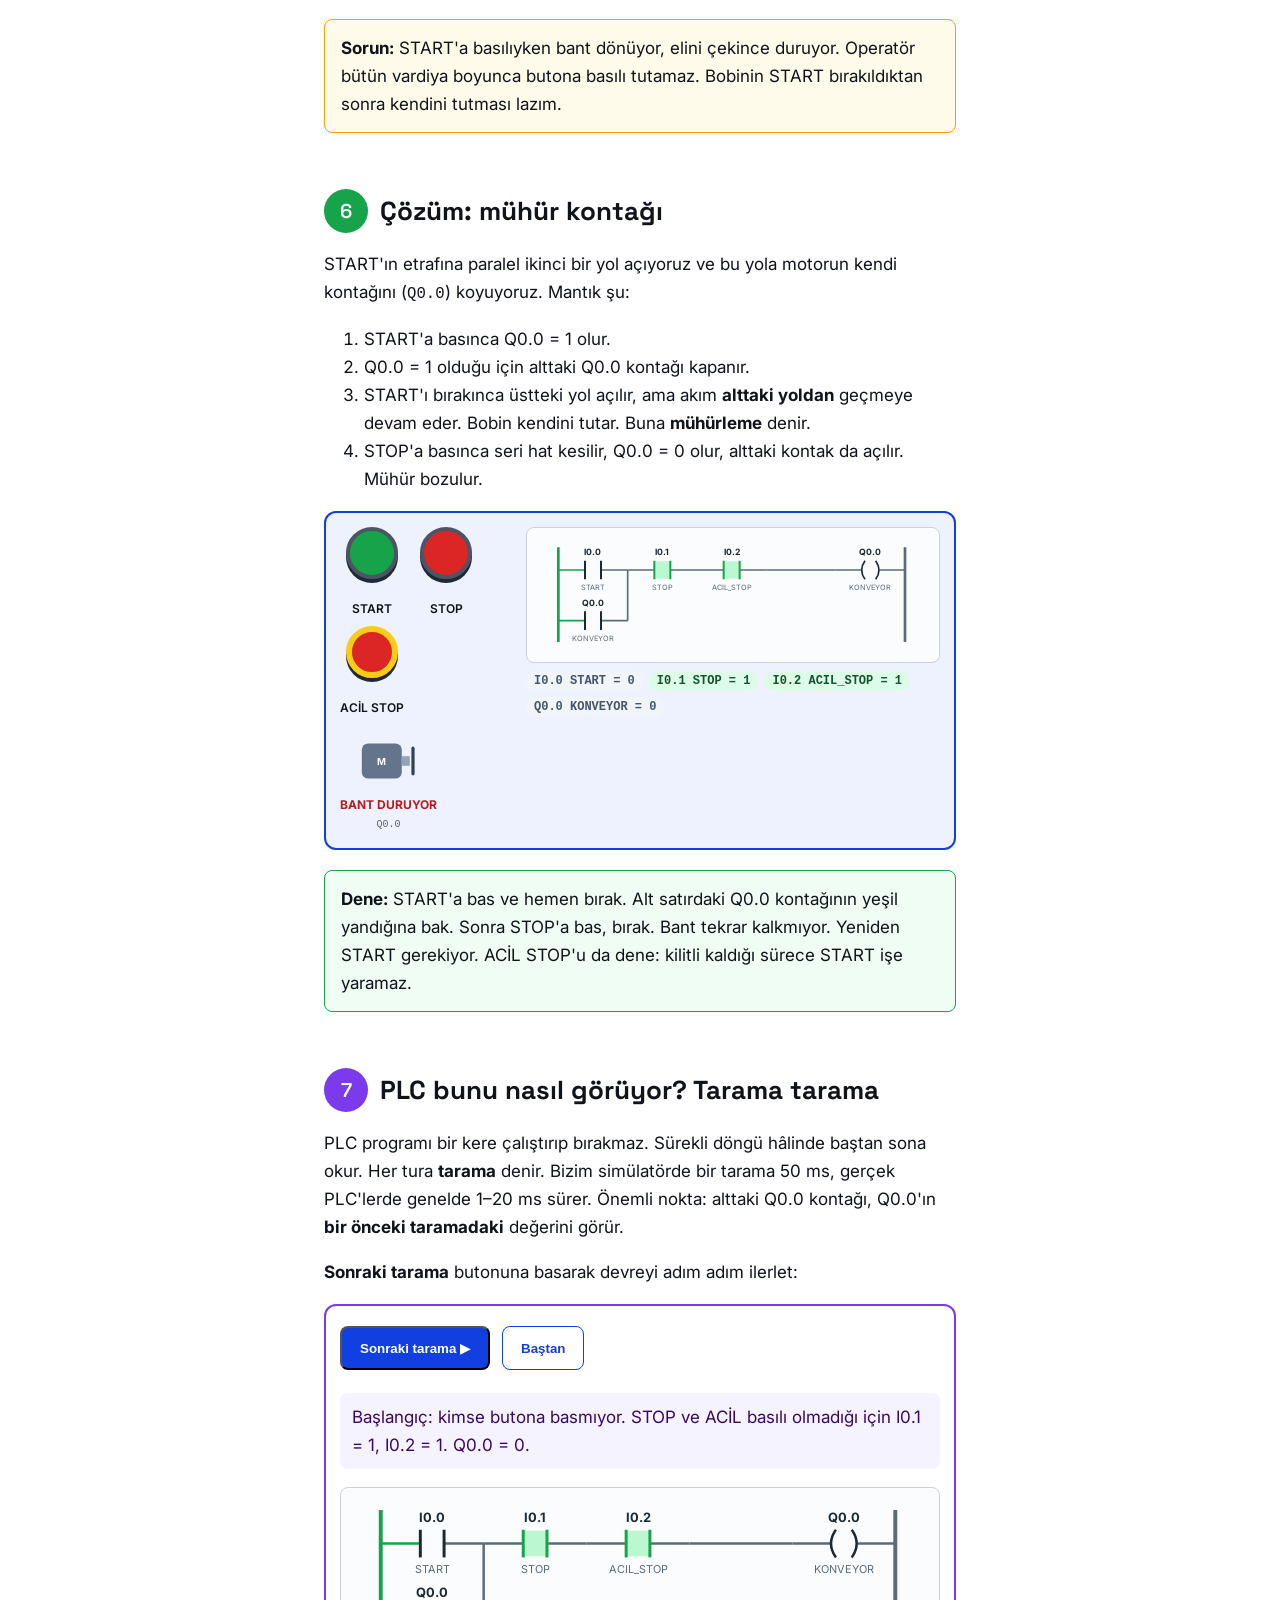
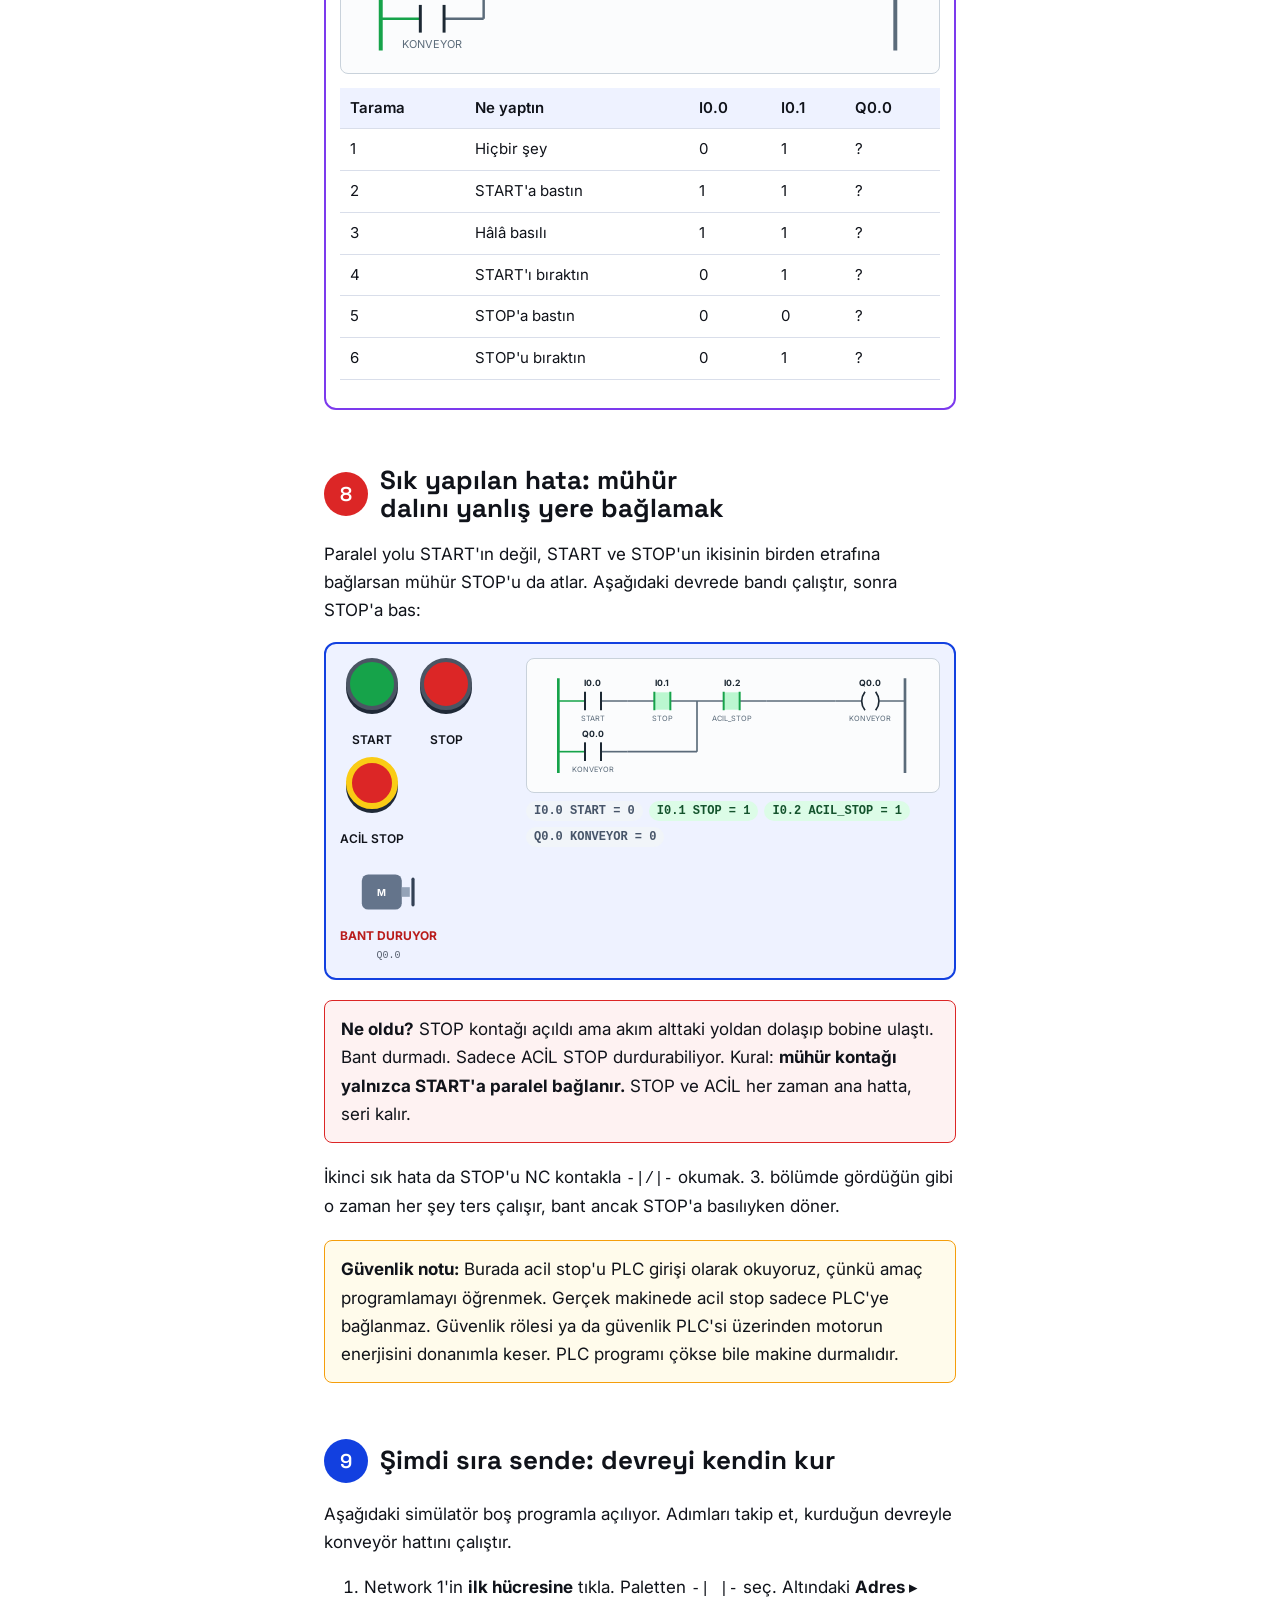
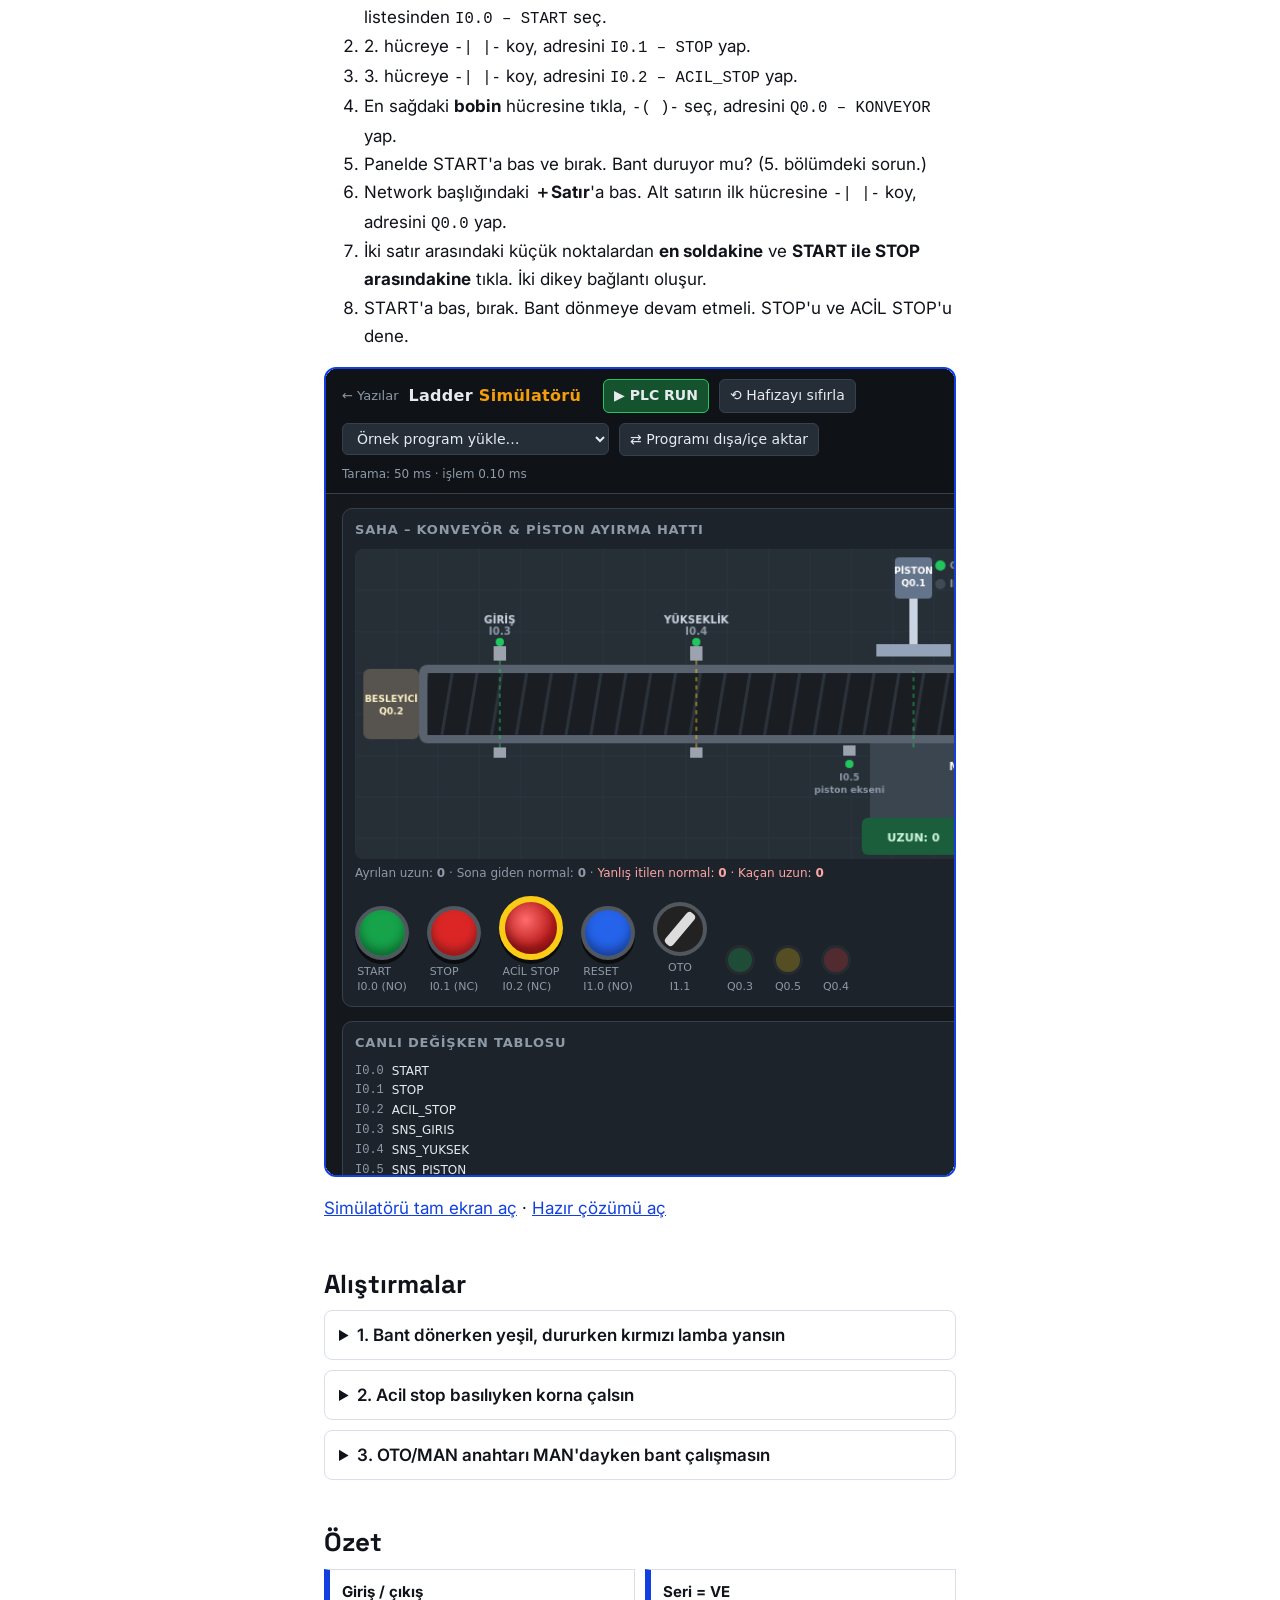
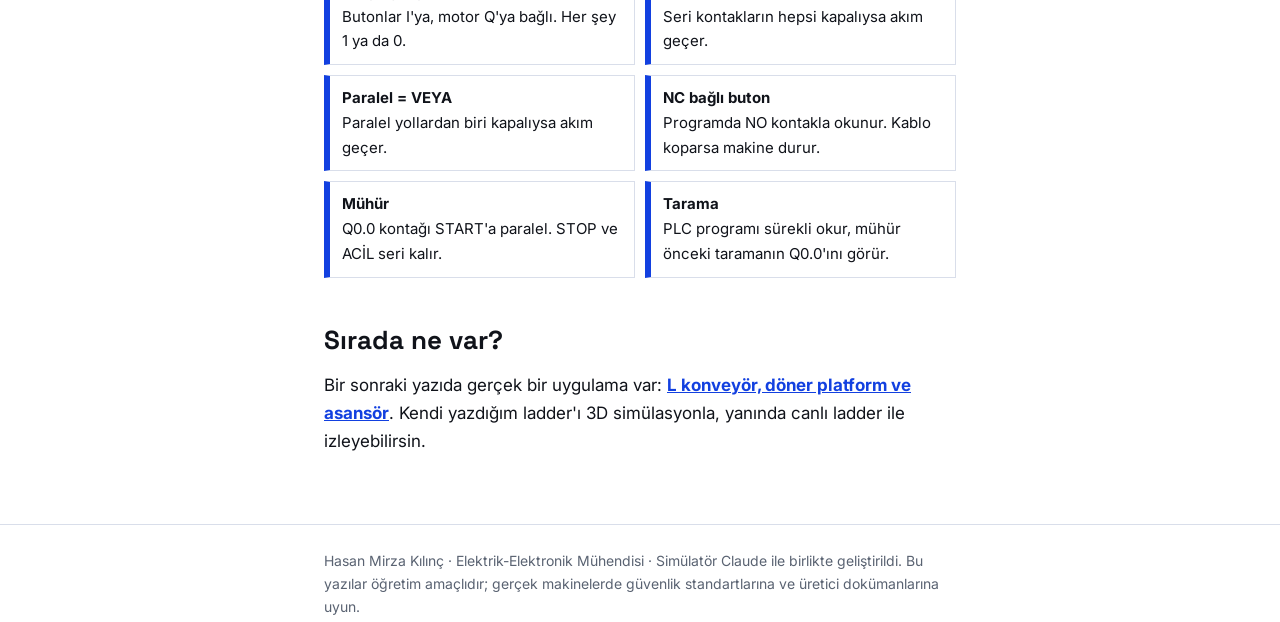
<file: yazilar/01-start-stop-muhurleme.html>
<!DOCTYPE html>
<html lang="tr">
<head>
<meta charset="UTF-8">
<meta name="viewport" content="width=device-width, initial-scale=1">
<title>Start-Stop Mühürleme – PLC Ladder</title>
<meta name="description" content="PLC'ye sıfırdan başlayanlar için: START, STOP ve acil stop ile konveyörü çalıştıran mühürleme devresi. Yazının içindeki butonlara basarak ladder'ın nasıl çalıştığını canlı görün.">
<meta property="og:type" content="website">
<meta property="og:title" content="Start-Stop mühürleme: PLC'de ilk devre">
<meta property="og:description" content="START, STOP ve acil stop ile mühürleme devresi. Yazının içindeki butonlara basarak ladder'ın nasıl çalıştığını canlı gör.">
<meta property="og:url" content="https://hasanmirzakilinc.github.io/plc-egitim/yazilar/01-start-stop-muhurleme.html">
<meta property="og:image" content="https://hasanmirzakilinc.github.io/plc-egitim/assets/simulator.png">
<meta property="og:image:width" content="1000">
<meta property="og:image:height" content="396">
<meta name="twitter:card" content="summary_large_image">
<link rel="preconnect" href="https://fonts.googleapis.com"><link rel="preconnect" href="https://fonts.gstatic.com" crossorigin>
<link href="https://fonts.googleapis.com/css2?family=Inter:wght@400;600;700&family=Space+Grotesk:wght@600&display=swap" rel="stylesheet">
<link rel="stylesheet" href="../assets/style.css">
</head>
<body>
<div class="strip"><div class="in"><a class="brand" href="../index.html">PLC Sahada</a><a href="../index.html">Yazılar</a><a href="../sim/index.html">Simülatör</a></div></div>

<article class="wrap">
<div class="meta">Yazı 1 · Hasan Mirza Kılınç · 25 Kasım 2026 · Okuma: ~15 dk</div>
<h1>Start-Stop mühürleme: PLC'de ilk devre</h1>
<p class="lead">Bir konveyör bandı START'a basınca dönsün, elini butondan çekince durmasın, STOP'a basınca dursun. Bu yazıda bu devreyi sıfırdan kuruyoruz. Daha önce hiç PLC görmemiş olman sorun değil.</p>

<div class="note info"><b>Bu yazı nasıl okunur?</b> Mavi çerçeveli kutular canlı çalışıyor. İçindeki butonlara gerçekten basabilirsin. Basınca ladder'da enerjinin aktığı yerler <span class="on">yeşile</span> döner, motor döner. Okumakla yetinme, her kutuda butonlara bas.</div>

<nav class="toc">
<a href="#plc-nedir">1. PLC nedir</a><a href="#ladder-okuma">2. Ladder nasıl okunur</a><a href="#no-nc">3. NO ve NC</a><a href="#neden-nc">4. STOP neden NC</a><a href="#duz">5. İlk deneme</a><a href="#muhur">6. Mühür</a><a href="#tarama">7. Tarama</a><a href="#hata">8. Sık hata</a><a href="#dene">9. Kendin kur</a>
</nav>

<!-- 1 -->
<div class="step" id="plc-nedir"><span class="n">1</span><h2>PLC ne yapar?</h2></div>
<p>PLC, sahadaki butonlardan ve sensörlerden gelen bilgiyi okuyan, senin yazdığın programa göre karar veren ve motorları, lambaları çalıştıran bir bilgisayardır. Üç parçası var:</p>
<div class="fig" style="background:#fff">
<svg viewBox="0 0 720 230" width="100%" role="img" aria-label="Butonlar PLC girişine, PLC çıkışı kontaktöre, kontaktör motora bağlı">
<defs><marker id="ar" viewBox="0 0 10 10" refX="9" refY="5" markerWidth="7" markerHeight="7" orient="auto"><path d="M0 0L10 5L0 10z" fill="#475569"/></marker></defs>
<rect x="10" y="20" width="190" height="190" rx="12" fill="#dcfce7" stroke="#16a34a" stroke-width="2"/>
<text x="105" y="48" text-anchor="middle" font-size="16" font-weight="700" fill="#14532d">GİRİŞLER (I)</text>
<circle cx="50" cy="90" r="18" fill="#16a34a" stroke="#4b5563" stroke-width="3"/><text x="80" y="95" font-size="14" fill="#14532d">START I0.0</text>
<circle cx="50" cy="135" r="18" fill="#dc2626" stroke="#4b5563" stroke-width="3"/><text x="80" y="140" font-size="14" fill="#14532d">STOP I0.1</text>
<circle cx="50" cy="180" r="18" fill="#dc2626" stroke="#facc15" stroke-width="5"/><text x="80" y="185" font-size="14" fill="#14532d">ACİL I0.2</text>
<line x1="205" y1="115" x2="262" y2="115" stroke="#475569" stroke-width="3" marker-end="url(#ar)"/>
<rect x="268" y="40" width="184" height="150" rx="12" fill="#dbeafe" stroke="#1240e0" stroke-width="2"/>
<text x="360" y="72" text-anchor="middle" font-size="18" font-weight="700" fill="#0c1d6b">PLC</text>
<text x="360" y="100" text-anchor="middle" font-size="13" fill="#1e3a8a">1. Girişleri oku</text>
<text x="360" y="124" text-anchor="middle" font-size="13" fill="#1e3a8a">2. Programı çalıştır</text>
<text x="360" y="148" text-anchor="middle" font-size="13" fill="#1e3a8a">3. Çıkışları yaz</text>
<text x="360" y="174" text-anchor="middle" font-size="12" fill="#1e3a8a">saniyede onlarca kez</text>
<line x1="456" y1="115" x2="512" y2="115" stroke="#475569" stroke-width="3" marker-end="url(#ar)"/>
<rect x="518" y="20" width="192" height="190" rx="12" fill="#fef3c7" stroke="#d97706" stroke-width="2"/>
<text x="614" y="48" text-anchor="middle" font-size="16" font-weight="700" fill="#78350f">ÇIKIŞLAR (Q)</text>
<rect x="540" y="78" width="60" height="64" rx="6" fill="#94a3b8"/><text x="570" y="115" text-anchor="middle" font-size="12" font-weight="700" fill="#fff">K1</text>
<text x="570" y="162" text-anchor="middle" font-size="12" fill="#78350f">Kontaktör</text>
<circle cx="660" cy="110" r="30" fill="#16a34a"/><text x="660" y="116" text-anchor="middle" font-size="18" font-weight="700" fill="#fff">M</text>
<text x="660" y="162" text-anchor="middle" font-size="12" fill="#78350f">Motor Q0.0</text>
<line x1="600" y1="110" x2="628" y2="110" stroke="#475569" stroke-width="2"/>
</svg>
</div>
<p class="cap">Butonlar PLC'nin <b>giriş</b> klemenslerine (I), motor kontaktörü PLC'nin <b>çıkış</b> klemensine (Q) bağlı. PLC motoru doğrudan sürmez, kontaktörün bobinini çeker, motoru kontaktör çalıştırır.</p>

<table>
<tr><th>Adres</th><th>Sahadaki parça</th><th>Ne zaman 1 olur?</th></tr>
<tr><td class="mono">I0.0</td><td>START butonu (NO)</td><td>Basılıyken</td></tr>
<tr><td class="mono">I0.1</td><td>STOP butonu (NC)</td><td>Basılı <b>değilken</b></td></tr>
<tr><td class="mono">I0.2</td><td>ACİL STOP (NC, kilitlenen)</td><td>Basılı <b>değilken</b></td></tr>
<tr><td class="mono">Q0.0</td><td>Konveyör motoru kontaktörü</td><td>Program 1 yazınca bant döner</td></tr>
</table>
<p>PLC dünyasında her şey <b>1</b> ya da <b>0</b>dır. 1 = gerilim var / açık / çalışıyor, 0 = gerilim yok / kapalı / duruyor.</p>

<!-- 2 -->
<div class="step" id="ladder-okuma"><span class="n" style="--sc:#16a34a">2</span><h2>Ladder nasıl okunur?</h2></div>
<p>Ladder (merdiven) diyagramı eski röle panolarının çizimine benzer. Okurken bir elektrik devresine bakıyormuş gibi düşün:</p>
<div class="trio">
<div class="t1"><b>Sol ray</b>Hep enerjili kabul edilen hat. Akım buradan çıkar ve soldan sağa doğru ilerler.</div>
<div class="t2"><b>Kontak -| |-</b>Bir anahtar gibi. Kapalıysa akımı geçirir, açıksa keser. Üstündeki adres hangi girişe baktığını söyler.</div>
<div class="t3"><b>Bobin -( )-</b>Akım buraya ulaşırsa çıkış 1 olur. Ulaşmazsa 0 olur. Motor ya da lamba gibi düşün.</div>
</div>
<p>En basit devre: START'a basınca motor dönsün.</p>
<div id="w-oku"></div>

<!-- 3 -->
<div class="step" id="no-nc"><span class="n" style="--sc:#d97706">3</span><h2>NO ve NC: en çok karıştırılan konu</h2></div>
<p>İki ayrı şeyi birbirinden ayırman lazım:</p>
<ul>
<li><b>Sahadaki buton</b> NO (normalde açık) ya da NC (normalde kapalı) olur. Bu, PLC girişine <b>1 mi 0 mı gideceğini</b> belirler.</li>
<li><b>Programdaki kontak</b> NO <span class="mono">-| |-</span> ya da NC <span class="mono">-|/|-</span> olur. Bu, gelen 1'i ya da 0'ı <b>nasıl okuyacağını</b> belirler.</li>
</ul>
<table>
<tr><th>Programdaki kontak</th><th>Giriş 1 ise</th><th>Giriş 0 ise</th></tr>
<tr><td>NO <span class="mono">-| |-</span></td><td class="on">kapanır, akım geçer</td><td class="off">açık kalır</td></tr>
<tr><td>NC <span class="mono">-|/|-</span></td><td class="off">açılır</td><td class="on">kapanır, akım geçer</td></tr>
</table>
<p>Aşağıda aynı STOP girişini (I0.1) iki farklı kontakla okuyoruz. STOP sahada NC bağlı, yani basılı değilken I0.1 = 1. STOP'a basıp bırakarak iki satırı karşılaştır:</p>
<div id="w-nonc"></div>
<div class="note tip"><b>Sonuç:</b> STOP'tan istediğimiz "normalde akım geçsin, basınca kessin". Bunu üstteki satır, yani <b>NO kontak</b> yapıyor. Kural: <b>NC bağlı buton programda NO kontakla okunur.</b></div>

<!-- 4 -->
<div class="step" id="neden-nc"><span class="n" style="--sc:#dc2626">4</span><h2>STOP neden NC bağlanır? Kanıtıyla</h2></div>
<p>"Basınca 1 gelsin, NC kontakla okurum" da diyebilirsin. İki yol da masa başında aynı çalışır. Fark, kablo koptuğunda ortaya çıkar. İki devreyi de çalıştır, sonra <b>Kabloyu kes</b> butonuna bas ve STOP'u dene.</p>
<h3>Doğru yol: STOP NC bağlı, NO kontakla okunuyor</h3>
<div id="w-nc-dogru"></div>
<h3>Yanlış yol: STOP NO bağlı, NC kontakla okunuyor</h3>
<div id="w-nc-yanlis"></div>
<div class="note err"><b>Ne gördün?</b> NC bağlı devrede kablo kopunca PLC bunu "STOP'a basıldı" diye görüyor ve bandı durduruyor. Arızayı hemen fark ediyorsun. NO bağlı devrede kablo kopunca hiçbir şey olmuyor, bant dönmeye devam ediyor. Asıl tehlike sonra: STOP'a basınca <b>bant durmuyor</b>. Buna "fail-safe" denir: bir şey bozulursa makine güvenli tarafa, yani durmaya düşmeli.</div>

<!-- 5 -->
<div class="step" id="duz"><span class="n" style="--sc:#7c3aed">5</span><h2>İlk deneme: üç kontak seri</h2></div>
<p>START, STOP ve ACİL'i arka arkaya (seri) koyup motora bağlayalım. Seri bağlı kontaklarda akımın bobine ulaşması için <b>hepsinin birden</b> kapalı olması gerekir.</p>
<div id="w-duz"></div>
<div class="note warn"><b>Sorun:</b> START'a basılıyken bant dönüyor, elini çekince duruyor. Operatör bütün vardiya boyunca butona basılı tutamaz. Bobinin START bırakıldıktan sonra kendini tutması lazım.</div>

<!-- 6 -->
<div class="step" id="muhur"><span class="n" style="--sc:#16a34a">6</span><h2>Çözüm: mühür kontağı</h2></div>
<p>START'ın etrafına paralel ikinci bir yol açıyoruz ve bu yola motorun kendi kontağını (<span class="mono">Q0.0</span>) koyuyoruz. Mantık şu:</p>
<ol>
<li>START'a basınca Q0.0 = 1 olur.</li>
<li>Q0.0 = 1 olduğu için alttaki Q0.0 kontağı kapanır.</li>
<li>START'ı bırakınca üstteki yol açılır, ama akım <b>alttaki yoldan</b> geçmeye devam eder. Bobin kendini tutar. Buna <b>mühürleme</b> denir.</li>
<li>STOP'a basınca seri hat kesilir, Q0.0 = 0 olur, alttaki kontak da açılır. Mühür bozulur.</li>
</ol>
<div id="w-muhur"></div>
<div class="note tip"><b>Dene:</b> START'a bas ve hemen bırak. Alt satırdaki Q0.0 kontağının yeşil yandığına bak. Sonra STOP'a bas, bırak. Bant tekrar kalkmıyor. Yeniden START gerekiyor. ACİL STOP'u da dene: kilitli kaldığı sürece START işe yaramaz.</div>

<!-- 7 -->
<div class="step" id="tarama"><span class="n" style="--sc:#7c3aed">7</span><h2>PLC bunu nasıl görüyor? Tarama tarama</h2></div>
<p>PLC programı bir kere çalıştırıp bırakmaz. Sürekli döngü hâlinde baştan sona okur. Her tura <b>tarama</b> denir. Bizim simülatörde bir tarama 50 ms, gerçek PLC'lerde genelde 1–20 ms sürer. Önemli nokta: alttaki Q0.0 kontağı, Q0.0'ın <b>bir önceki taramadaki</b> değerini görür.</p>
<p><b>Sonraki tarama</b> butonuna basarak devreyi adım adım ilerlet:</p>
<div id="w-tarama"></div>

<!-- 8 -->
<div class="step" id="hata"><span class="n" style="--sc:#dc2626">8</span><h2>Sık yapılan hata: mühür dalını yanlış yere bağlamak</h2></div>
<p>Paralel yolu START'ın değil, START ve STOP'un ikisinin birden etrafına bağlarsan mühür STOP'u da atlar. Aşağıdaki devrede bandı çalıştır, sonra STOP'a bas:</p>
<div id="w-hata"></div>
<div class="note err"><b>Ne oldu?</b> STOP kontağı açıldı ama akım alttaki yoldan dolaşıp bobine ulaştı. Bant durmadı. Sadece ACİL STOP durdurabiliyor. Kural: <b>mühür kontağı yalnızca START'a paralel bağlanır.</b> STOP ve ACİL her zaman ana hatta, seri kalır.</div>
<p>İkinci sık hata da STOP'u NC kontakla <span class="mono">-|/|-</span> okumak. 3. bölümde gördüğün gibi o zaman her şey ters çalışır, bant ancak STOP'a basılıyken döner.</p>

<div class="note warn"><b>Güvenlik notu:</b> Burada acil stop'u PLC girişi olarak okuyoruz, çünkü amaç programlamayı öğrenmek. Gerçek makinede acil stop sadece PLC'ye bağlanmaz. Güvenlik rölesi ya da güvenlik PLC'si üzerinden motorun enerjisini donanımla keser. PLC programı çökse bile makine durmalıdır.</div>

<!-- 9 -->
<div class="step" id="dene"><span class="n">9</span><h2>Şimdi sıra sende: devreyi kendin kur</h2></div>
<p>Aşağıdaki simülatör boş programla açılıyor. Adımları takip et, kurduğun devreyle konveyör hattını çalıştır.</p>
<ol>
<li>Network 1'in <b>ilk hücresine</b> tıkla. Paletten <span class="mono">-| |-</span> seç. Altındaki <b>Adres ▸</b> listesinden <span class="mono">I0.0 – START</span> seç.</li>
<li>2. hücreye <span class="mono">-| |-</span> koy, adresini <span class="mono">I0.1 – STOP</span> yap.</li>
<li>3. hücreye <span class="mono">-| |-</span> koy, adresini <span class="mono">I0.2 – ACIL_STOP</span> yap.</li>
<li>En sağdaki <b>bobin</b> hücresine tıkla, <span class="mono">-( )-</span> seç, adresini <span class="mono">Q0.0 – KONVEYOR</span> yap.</li>
<li>Panelde START'a bas ve bırak. Bant duruyor mu? (5. bölümdeki sorun.)</li>
<li>Network başlığındaki <b>＋Satır</b>'a bas. Alt satırın ilk hücresine <span class="mono">-| |-</span> koy, adresini <span class="mono">Q0.0</span> yap.</li>
<li>İki satır arasındaki küçük noktalardan <b>en soldakine</b> ve <b>START ile STOP arasındakine</b> tıkla. İki dikey bağlantı oluşur.</li>
<li>START'a bas, bırak. Bant dönmeye devam etmeli. STOP'u ve ACİL STOP'u dene.</li>
</ol>
<div class="iframe-wrap"><iframe src="../sim/index.html#bos" title="Ladder simülatörü" loading="lazy"></iframe></div>
<p><a href="../sim/index.html#bos">Simülatörü tam ekran aç</a> · <a href="../sim/index.html#ornek-1">Hazır çözümü aç</a></p>

<h2>Alıştırmalar</h2>
<details><summary>1. Bant dönerken yeşil, dururken kırmızı lamba yansın</summary>
<p>Yeni bir network aç. <span class="mono">Q0.0</span> NO kontağı → <span class="mono">Q0.3</span> bobini. Bir network daha: <span class="mono">Q0.0</span> NC kontağı → <span class="mono">Q0.4</span> bobini. Burada NC kontak doğru seçim, çünkü "Q0.0 0 iken" demek istiyoruz.</p></details>
<details><summary>2. Acil stop basılıyken korna çalsın</summary>
<p>İpucu: Acil stop NC bağlı. Basılıyken I0.2 = 0 olur. "0 iken" demek için NC kontak kullan: <span class="mono">I0.2</span> NC → <span class="mono">Q0.6</span>.</p></details>
<details><summary>3. OTO/MAN anahtarı MAN'dayken bant çalışmasın</summary>
<p>İpucu: Anahtar I1.1'de, OTO iken 1. Ana hatta bir NO kontak daha ekle: <span class="mono">I1.1</span>.</p></details>

<h2>Özet</h2>
<div class="sum">
<div><b>Giriş / çıkış</b><br>Butonlar I'ya, motor Q'ya bağlı. Her şey 1 ya da 0.</div>
<div><b>Seri = VE</b><br>Seri kontakların hepsi kapalıysa akım geçer.</div>
<div><b>Paralel = VEYA</b><br>Paralel yollardan biri kapalıysa akım geçer.</div>
<div><b>NC bağlı buton</b><br>Programda NO kontakla okunur. Kablo koparsa makine durur.</div>
<div><b>Mühür</b><br>Q0.0 kontağı START'a paralel. STOP ve ACİL seri kalır.</div>
<div><b>Tarama</b><br>PLC programı sürekli okur, mühür önceki taramanın Q0.0'ını görür.</div>
</div>

<h2>Sırada ne var?</h2>
<p>Bir sonraki yazıda gerçek bir uygulama var: <a href="02-l-hat-doner-platform-asansor.html"><b>L konveyör, döner platform ve asansör</b></a>. Kendi yazdığım ladder'ı 3D simülasyonla, yanında canlı ladder ile izleyebilirsin.</p>
</article>

<footer><div class="wrap">Hasan Mirza Kılınç · Elektrik-Elektronik Mühendisi · Simülatör Claude ile birlikte geliştirildi. Bu yazılar öğretim amaçlıdır; gerçek makinelerde güvenlik standartlarına ve üretici dokümanlarına uyun.</div></footer>

<script src="../assets/engine.js"></script>
<script src="../assets/live.js"></script>
<script>
{
const NO = a => ({ t: 'NO', a }), NCk = a => ({ t: 'NC', a });
function rung(row0, coil, row1, links) {
  const r = newRung(); row0.forEach((c, i) => r.cells[0][i] = c); r.coils[0] = coil;
  if (row1) { r.cells.push(Array(L).fill(null)); r.coils.push(null); row1.forEach((c, i) => r.cells[1][i] = c); r.links = links; }
  return r;
}
const Q = a => ({ t: 'OUT', a });
const START = { id: 's', label: 'START', color: 'g' }, STOP = { id: 'p', label: 'STOP', color: 'r' }, ACIL = { id: 'e', label: 'ACİL STOP', color: 'y', kind: 'toggle' };
const CUT = { id: 'cut', label: 'Kabloyu kes', color: 'k', kind: 'toggle' };
const motor = [{ addr: 'Q0.0', kind: 'motor' }];
const stdMap = c => ({ 'I0.0': c.s, 'I0.1': !c.p, 'I0.2': !c.e });
const W = ['I0.0', 'I0.1', 'I0.2', 'Q0.0'];

liveRung(document.getElementById('w-oku'), {
  rungs: () => [rung([NO('I0.0')], Q('Q0.0'))], controls: [START], outputs: motor, watch: ['I0.0', 'Q0.0'],
  map: c => ({ 'I0.0': c.s }), hint: 'START\'a basılı tut: I0.0 = 1 olur, kontak kapanır, akım bobine ulaşır, Q0.0 = 1.'
});

SYM['Q0.3'] = 'NO ile'; SYM['Q0.4'] = 'NC ile';
liveRung(document.getElementById('w-nonc'), {
  rungs: () => [rung([NO('I0.1')], Q('Q0.3')), rung([NCk('I0.1')], Q('Q0.4'))], controls: [STOP],
  outputs: [{ addr: 'Q0.3', label: 'NO kontak', color: '#22c55e' }, { addr: 'Q0.4', label: 'NC kontak', color: '#ef4444' }],
  watch: ['I0.1'], map: c => ({ 'I0.1': !c.p }), hint: 'Basılı değilken I0.1 = 1: NO kontak kapalı, NC kontak açık. STOP\'a basınca tersine döner.'
});

const seal = () => rung([NO('I0.0'), NO('I0.1'), NO('I0.2')], Q('Q0.0'), [NO('Q0.0')], ['0:0', '1:0']);
liveRung(document.getElementById('w-nc-dogru'), {
  rungs: () => [seal()], controls: [START, STOP, CUT], outputs: motor, watch: ['I0.1', 'Q0.0'],
  map: c => ({ 'I0.0': c.s, 'I0.1': !c.p && !c.cut, 'I0.2': true }), hint: 'Bandı çalıştır, sonra kabloyu kes.'
});
liveRung(document.getElementById('w-nc-yanlis'), {
  rungs: () => [rung([NO('I0.0'), NCk('I0.1'), NO('I0.2')], Q('Q0.0'), [NO('Q0.0')], ['0:0', '1:0'])], controls: [START, STOP, CUT], outputs: motor, watch: ['I0.1', 'Q0.0'],
  map: c => ({ 'I0.0': c.s, 'I0.1': c.p && !c.cut, 'I0.2': true }), hint: 'Bandı çalıştır, kabloyu kes, sonra STOP\'a bas.'
});

liveRung(document.getElementById('w-duz'), {
  rungs: () => [rung([NO('I0.0'), NO('I0.1'), NO('I0.2')], Q('Q0.0'))], controls: [START, STOP, ACIL], outputs: motor, watch: W, map: stdMap,
  hint: 'START\'a bas ve bırak. Sonra basılı tutup STOP\'a bas.'
});
liveRung(document.getElementById('w-muhur'), { rungs: () => [seal()], controls: [START, STOP, ACIL], outputs: motor, watch: W, map: stdMap });
liveRung(document.getElementById('w-hata'), {
  rungs: () => [rung([NO('I0.0'), NO('I0.1'), NO('I0.2')], Q('Q0.0'), [NO('Q0.0')], ['0:0', '2:0'])], controls: [START, STOP, ACIL], outputs: motor, watch: W, map: stdMap
});

const B = (s, p) => ({ 'I0.0': s, 'I0.1': p });
scanStepper(document.getElementById('w-tarama'), {
  rung: seal,
  intro: 'Başlangıç: kimse butona basmıyor. STOP ve ACİL basılı olmadığı için I0.1 = 1, I0.2 = 1. Q0.0 = 0.',
  seq: [
    { label: 'Hiçbir şey', bits: B(false, true), text: 'START basılı değil, üst yol açık. Q0.0 önceden 0 olduğu için alttaki mühür kontağı da açık. Akım bobine ulaşmıyor: <b>Q0.0 = 0</b>.' },
    { label: 'START\'a bastın', bits: B(true, true), text: 'I0.0 = 1, üst yol kapandı. STOP ve ACİL de kapalı. Akım bobine ulaştı: <b>Q0.0 = 1</b>. Bant dönmeye başladı.' },
    { label: 'Hâlâ basılı', bits: B(true, true), text: 'Q0.0 artık 1 olduğu için alttaki mühür kontağı da kapandı. Akımın iki yolu var.' },
    { label: 'START\'ı bıraktın', bits: B(false, true), text: 'Üst yol açıldı, ama akım alttaki Q0.0 kontağından geçiyor. <b>Q0.0 = 1</b> kalıyor. Mühür çalışıyor.' },
    { label: 'STOP\'a bastın', bits: B(false, false), text: 'I0.1 = 0, STOP kontağı açıldı. Seri hat kesildi: <b>Q0.0 = 0</b>. Bant durdu.' },
    { label: 'STOP\'u bıraktın', bits: B(false, true), text: 'STOP kapandı ama Q0.0 artık 0, mühür kontağı açık. START da basılı değil. Bant <b>kendiliğinden kalkmıyor</b>. Güvenli olan da bu.' },
  ]
});
}
</script>
</body>
</html>
</file>
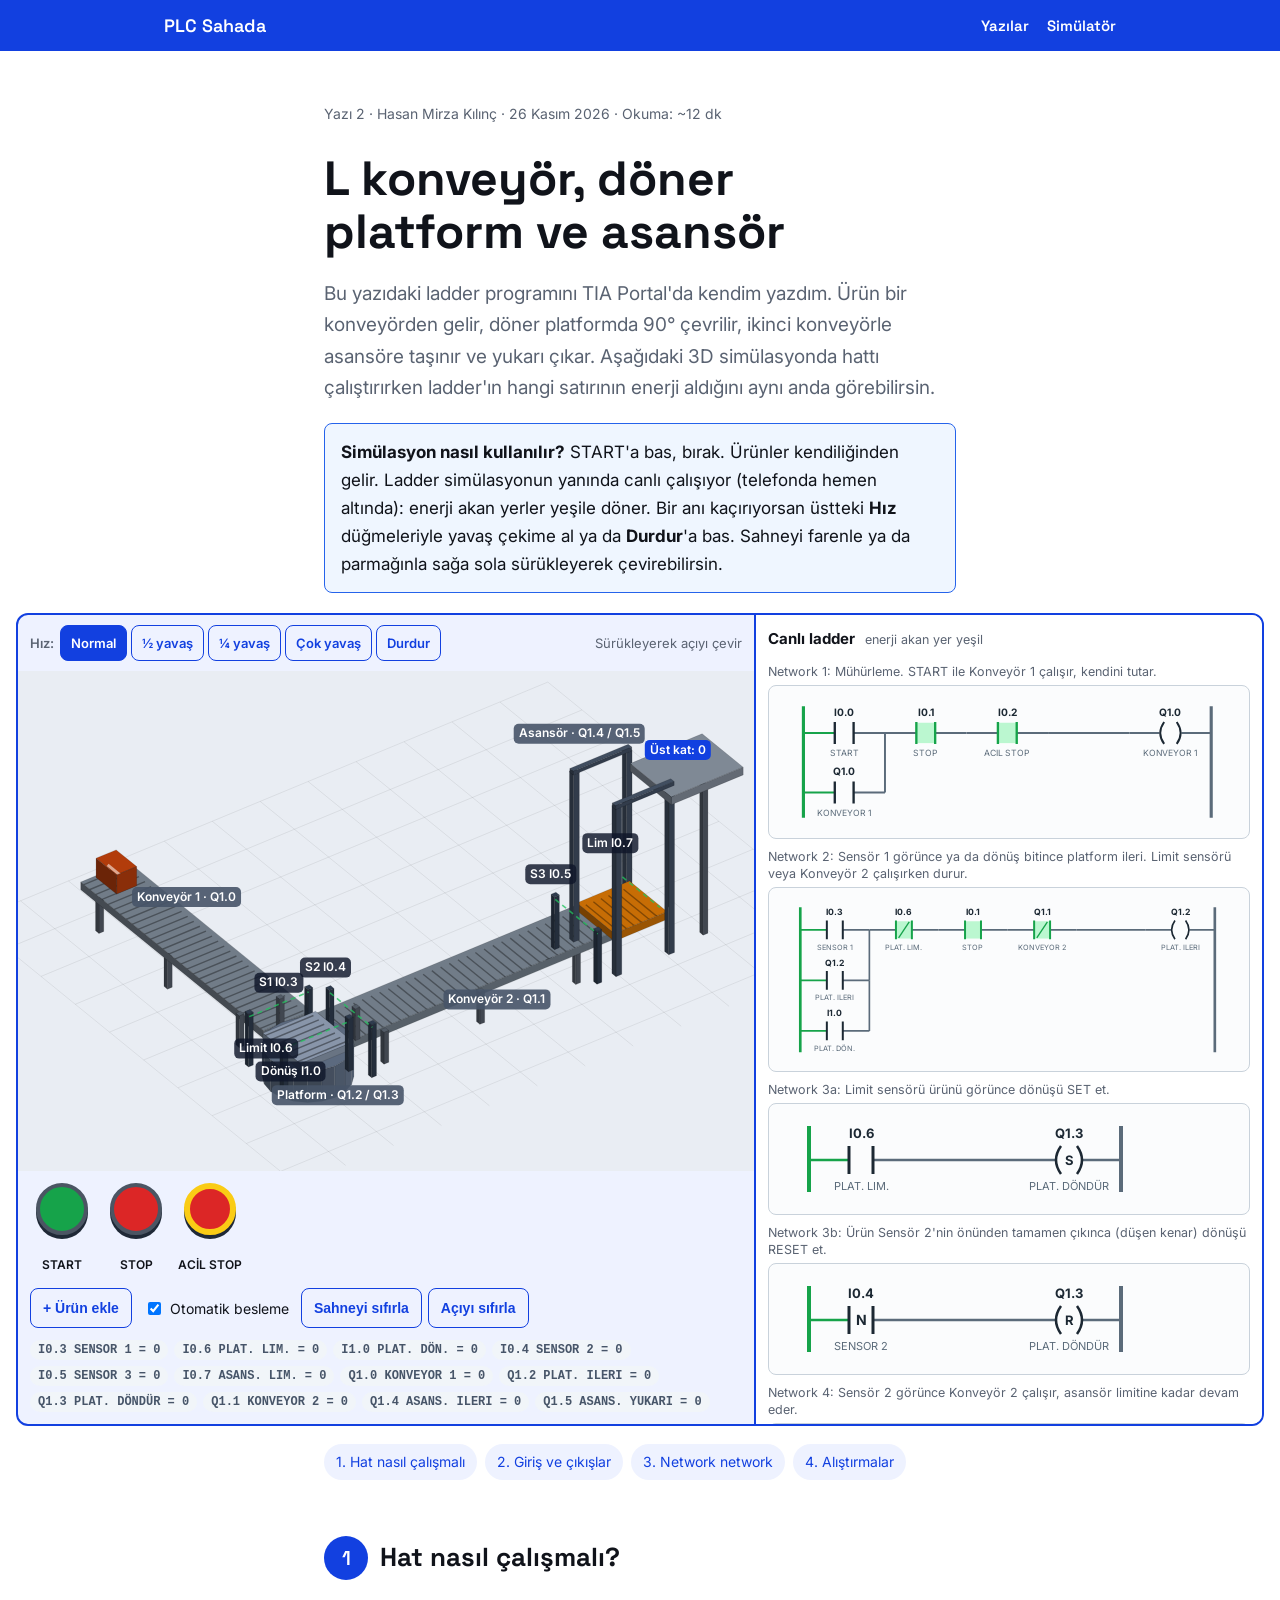
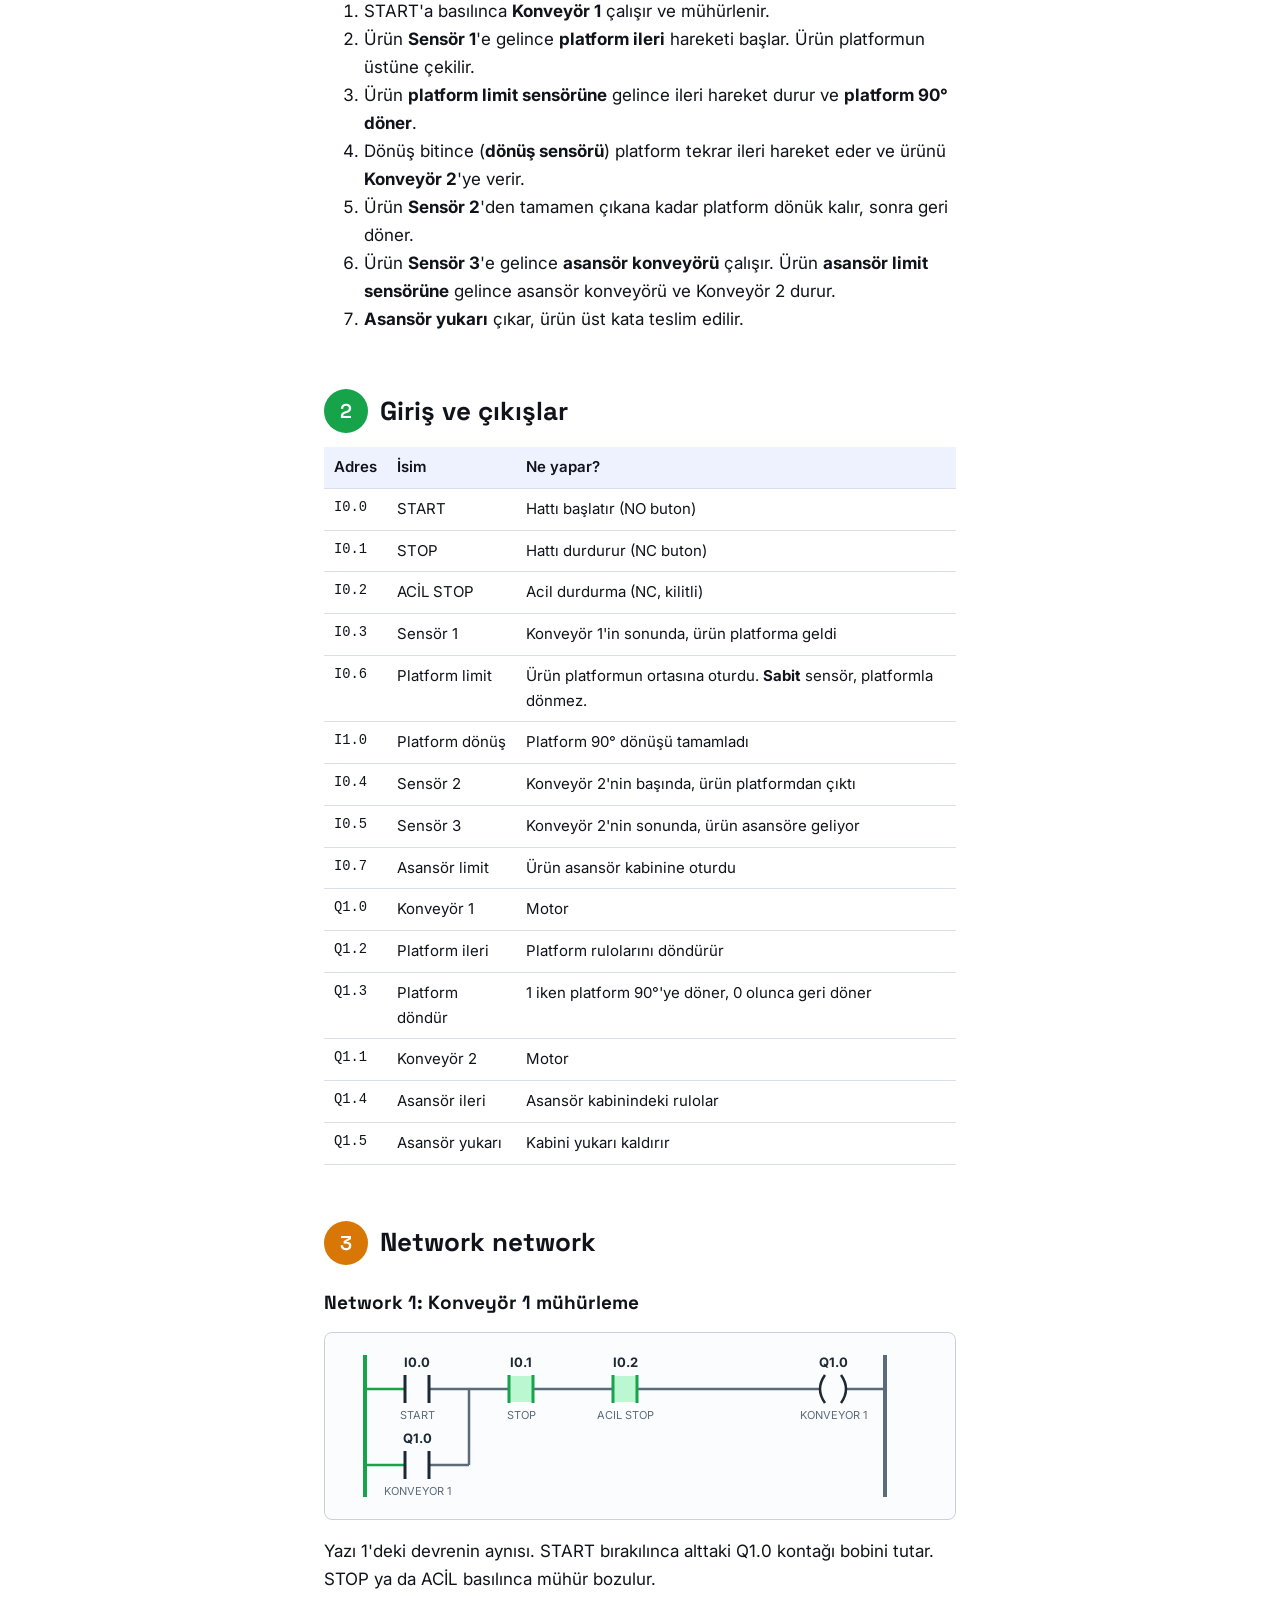
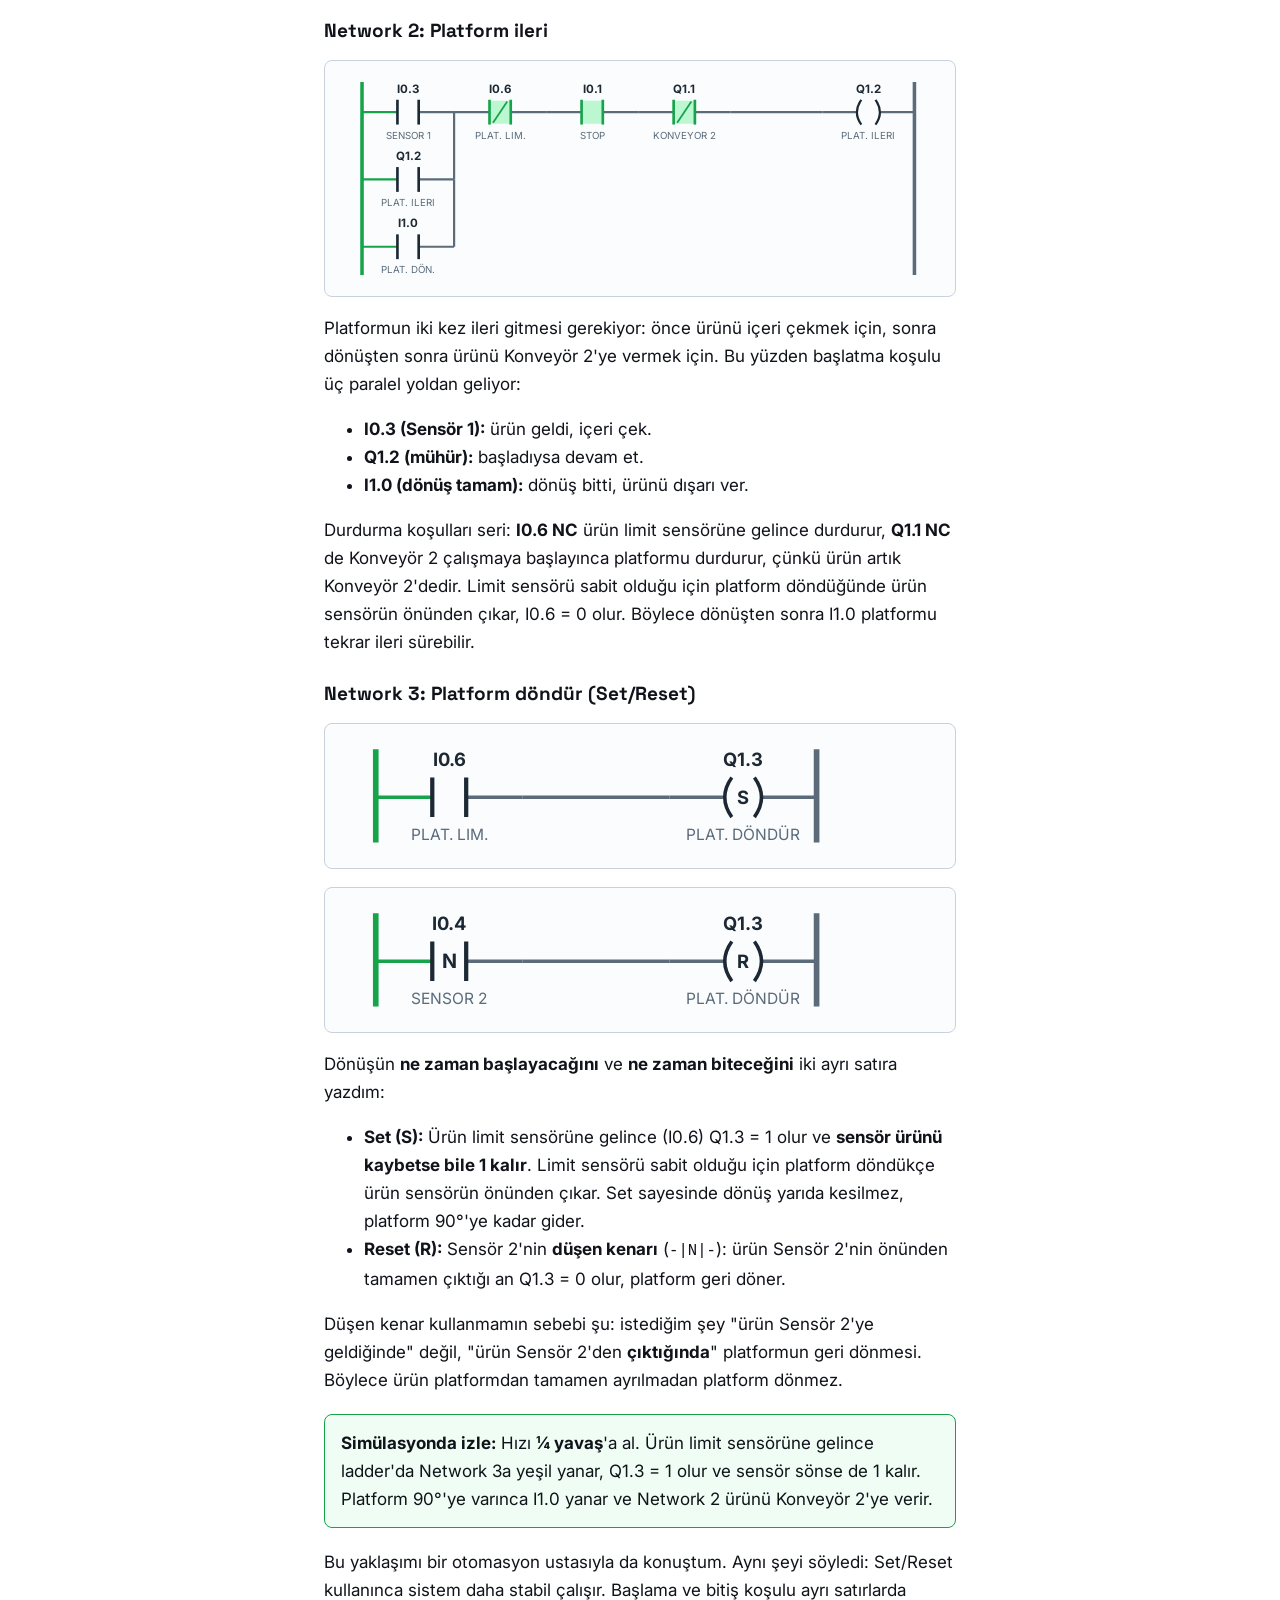
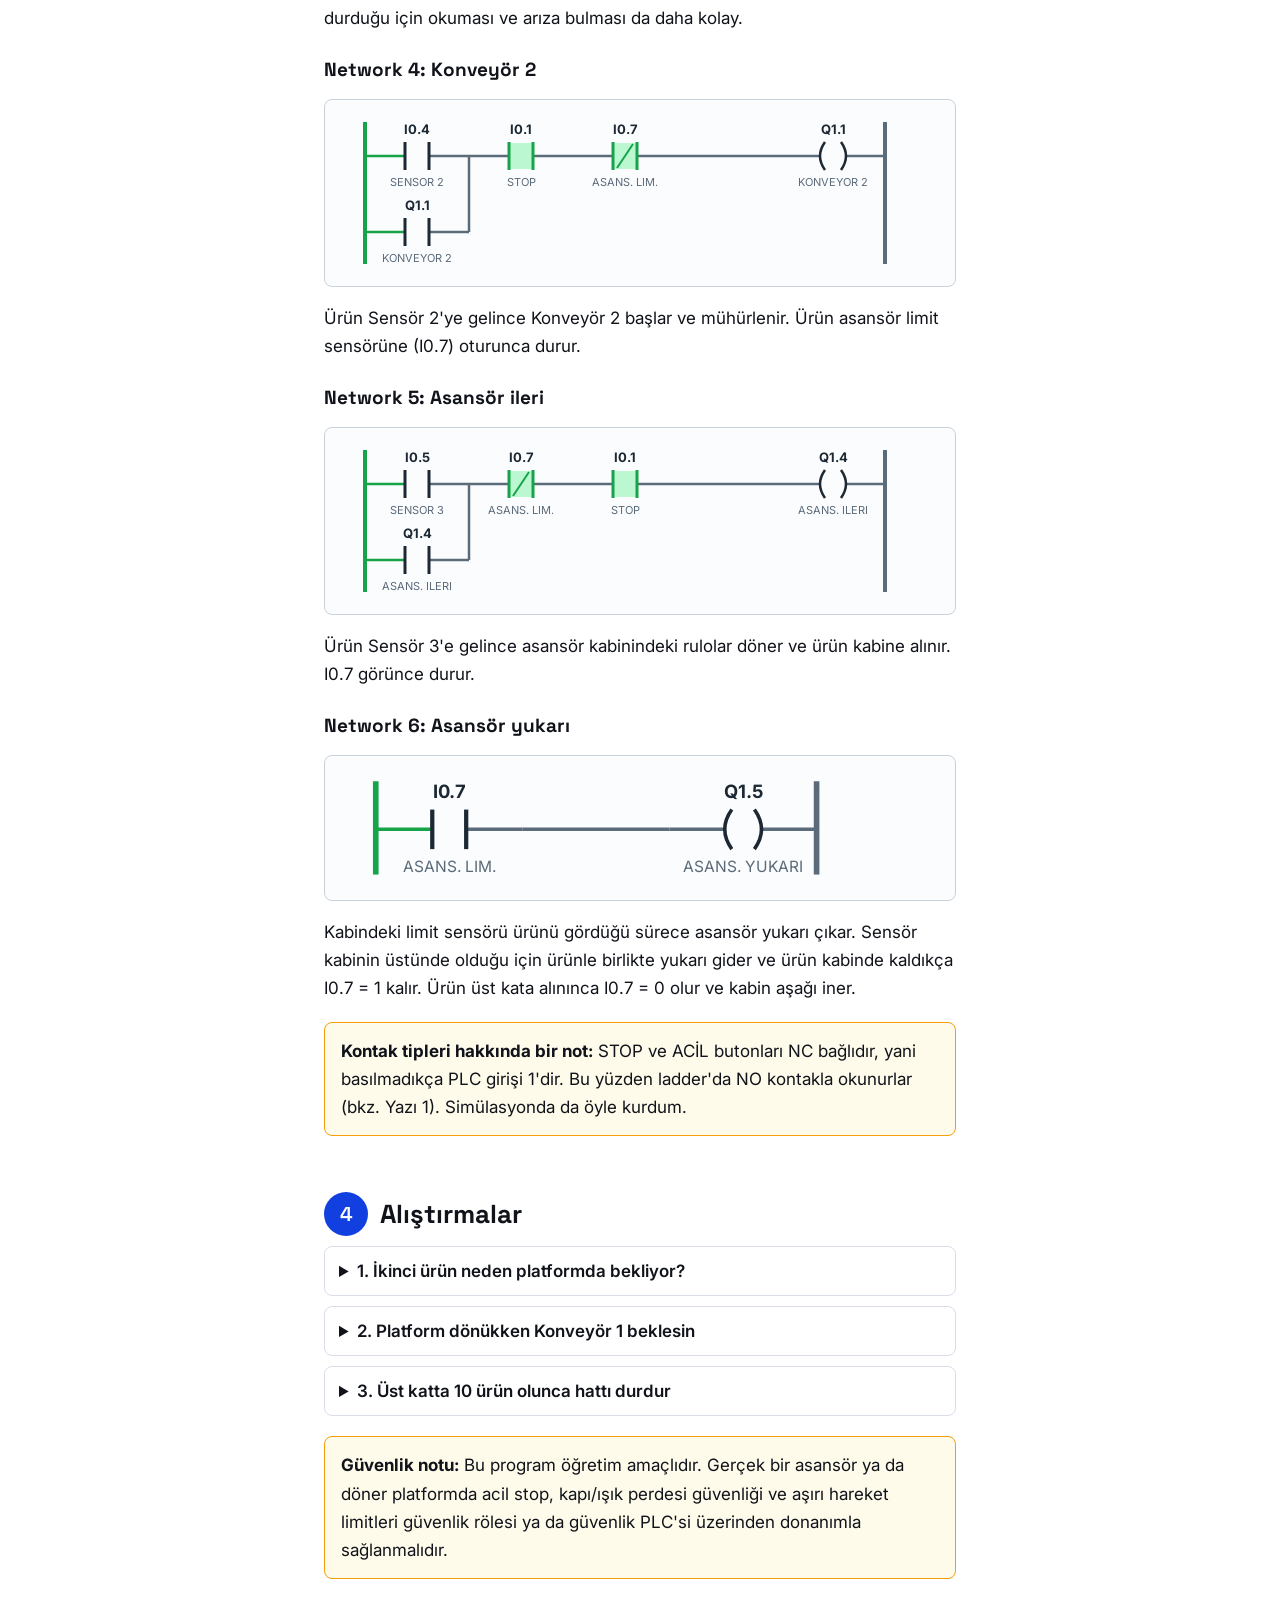
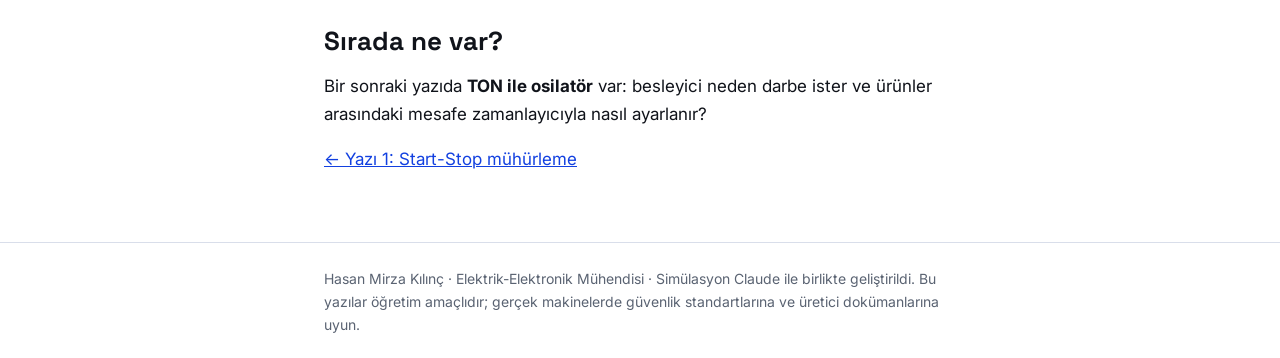
<file: yazilar/02-l-hat-doner-platform-asansor.html>
<!DOCTYPE html>
<html lang="tr">
<head>
<meta charset="UTF-8">
<meta name="viewport" content="width=device-width, initial-scale=1">
<title>L Konveyör, Döner Platform ve Asansör – PLC Ladder</title>
<meta name="description" content="Kendi yazdığım ladder programıyla L şeklinde konveyör, döner platform ve asansör hattı. 3D simülasyonu ve canlı ladder'ı yan yana, istersen yavaş çekimde izle.">
<meta property="og:type" content="article">
<meta property="og:title" content="L konveyör, döner platform ve asansör: 3D simülasyon">
<meta property="og:description" content="Kendi ladder programım. 3D simülasyon ve canlı ladder yan yana, yavaş çekimle izle.">
<meta property="og:url" content="https://hasanmirzakilinc.github.io/plc-egitim/yazilar/02-l-hat-doner-platform-asansor.html">
<meta property="og:image" content="https://hasanmirzakilinc.github.io/plc-egitim/assets/l-hat.png">
<meta property="og:image:width" content="640">
<meta name="twitter:card" content="summary_large_image">
<link rel="preconnect" href="https://fonts.googleapis.com"><link rel="preconnect" href="https://fonts.gstatic.com" crossorigin>
<link href="https://fonts.googleapis.com/css2?family=Inter:wght@400;600;700&family=Space+Grotesk:wght@600&display=swap" rel="stylesheet">
<link rel="stylesheet" href="../assets/style.css">
<style>
.lh{border:2px solid var(--cobt);border-radius:12px;overflow:hidden;margin:18px 0;background:var(--zone)}
.lh-sim{min-width:0}
.lh-bar{display:flex;flex-wrap:wrap;gap:10px;align-items:center;justify-content:space-between;padding:10px 12px}
.lh-speed{display:flex;flex-wrap:wrap;align-items:center;gap:4px;font:600 13px Inter,sans-serif;color:var(--mut)}
.lh-speed span{margin-right:2px}
.lh-speed button{border:1.5px solid var(--cobt);background:transparent;color:var(--cobt);font:600 13px Inter,sans-serif;padding:6px 10px;min-height:36px;border-radius:8px;cursor:pointer}
.lh-speed button.on{background:var(--cob);border-color:var(--cob);color:#fff}
.lh-speed button.lh-pause.on{background:#d97706;border-color:#d97706}
.lh-hint{font-size:13px;color:var(--mut)}
.lh-cv{display:block;width:100%;height:clamp(300px,56vw,500px);cursor:grab;touch-action:pan-y}
.lh-panel{display:flex;flex-wrap:wrap;gap:16px;align-items:center;justify-content:space-between;padding:12px}
.lh-btns{display:flex;flex-wrap:wrap;gap:6px;align-items:center}
.lh-btns .btn{margin:0;min-height:40px;padding:8px 12px;font-size:14px}
.lh-auto{font-size:14px;display:flex;gap:6px;align-items:center;padding:0 6px}
.lh-chips{padding:0 12px 12px}
.lh-lad{background:var(--bg);border-top:2px solid var(--cobt);padding:10px 12px 12px;max-height:620px;overflow:auto}
.lh-ladh{font:700 15px Inter,sans-serif;position:sticky;top:-10px;background:var(--bg);padding:4px 0 6px;z-index:1}
.lh-ladh small{font-weight:400;color:var(--mut);margin-left:6px}
.lh-cmt{font-size:12.5px;color:var(--mut);margin:10px 0 0;line-height:1.35}
.lh-figs .fig{margin:4px 0 0}
.lh-figs .fig svg{width:auto;max-width:100%;height:auto;min-width:0;display:block}
.fig[data-rung] svg{min-width:520px}
/* Geniş ekranda simülasyon solda, ladder sağda: kaydırmadan ikisi birden görünür */
@media(min-width:1000px){
  .lh{display:grid;grid-template-columns:minmax(0,1.45fr) minmax(330px,1fr);width:min(1360px,calc(100vw - 32px));margin-left:50%;transform:translateX(-50%)}
  .lh-lad{border-top:0;border-left:2px solid var(--cobt);max-height:none;contain:size}
}
</style>
</head>
<body>
<div class="strip"><div class="in"><a class="brand" href="../index.html">PLC Sahada</a><a href="../index.html">Yazılar</a><a href="../sim/index.html">Simülatör</a></div></div>

<article class="wrap">
<div class="meta">Yazı 2 · Hasan Mirza Kılınç · 26 Kasım 2026 · Okuma: ~12 dk</div>
<h1>L konveyör, döner platform ve asansör</h1>
<p class="lead">Bu yazıdaki ladder programını TIA Portal'da kendim yazdım. Ürün bir konveyörden gelir, döner platformda 90° çevrilir, ikinci konveyörle asansöre taşınır ve yukarı çıkar. Aşağıdaki 3D simülasyonda hattı çalıştırırken ladder'ın hangi satırının enerji aldığını aynı anda görebilirsin.</p>

<div class="note info"><b>Simülasyon nasıl kullanılır?</b> START'a bas, bırak. Ürünler kendiliğinden gelir. Ladder simülasyonun yanında canlı çalışıyor (telefonda hemen altında): enerji akan yerler yeşile döner. Bir anı kaçırıyorsan üstteki <b>Hız</b> düğmeleriyle yavaş çekime al ya da <b>Durdur</b>'a bas. Sahneyi farenle ya da parmağınla sağa sola sürükleyerek çevirebilirsin.</div>

<div class="lh" id="lhat"></div>

<nav class="toc">
<a href="#sira">1. Hat nasıl çalışmalı</a><a href="#etiketler">2. Giriş ve çıkışlar</a><a href="#networkler">3. Network network</a><a href="#alistirma">4. Alıştırmalar</a>
</nav>

<div class="step" id="sira"><span class="n">1</span><h2>Hat nasıl çalışmalı?</h2></div>
<ol>
<li>START'a basılınca <b>Konveyör 1</b> çalışır ve mühürlenir.</li>
<li>Ürün <b>Sensör 1</b>'e gelince <b>platform ileri</b> hareketi başlar. Ürün platformun üstüne çekilir.</li>
<li>Ürün <b>platform limit sensörüne</b> gelince ileri hareket durur ve <b>platform 90° döner</b>.</li>
<li>Dönüş bitince (<b>dönüş sensörü</b>) platform tekrar ileri hareket eder ve ürünü <b>Konveyör 2</b>'ye verir.</li>
<li>Ürün <b>Sensör 2</b>'den tamamen çıkana kadar platform dönük kalır, sonra geri döner.</li>
<li>Ürün <b>Sensör 3</b>'e gelince <b>asansör konveyörü</b> çalışır. Ürün <b>asansör limit sensörüne</b> gelince asansör konveyörü ve Konveyör 2 durur.</li>
<li><b>Asansör yukarı</b> çıkar, ürün üst kata teslim edilir.</li>
</ol>

<div class="step" id="etiketler"><span class="n" style="--sc:#16a34a">2</span><h2>Giriş ve çıkışlar</h2></div>
<table>
<tr><th>Adres</th><th>İsim</th><th>Ne yapar?</th></tr>
<tr><td class="mono">I0.0</td><td>START</td><td>Hattı başlatır (NO buton)</td></tr>
<tr><td class="mono">I0.1</td><td>STOP</td><td>Hattı durdurur (NC buton)</td></tr>
<tr><td class="mono">I0.2</td><td>ACİL STOP</td><td>Acil durdurma (NC, kilitli)</td></tr>
<tr><td class="mono">I0.3</td><td>Sensör 1</td><td>Konveyör 1'in sonunda, ürün platforma geldi</td></tr>
<tr><td class="mono">I0.6</td><td>Platform limit</td><td>Ürün platformun ortasına oturdu. <b>Sabit</b> sensör, platformla dönmez.</td></tr>
<tr><td class="mono">I1.0</td><td>Platform dönüş</td><td>Platform 90° dönüşü tamamladı</td></tr>
<tr><td class="mono">I0.4</td><td>Sensör 2</td><td>Konveyör 2'nin başında, ürün platformdan çıktı</td></tr>
<tr><td class="mono">I0.5</td><td>Sensör 3</td><td>Konveyör 2'nin sonunda, ürün asansöre geliyor</td></tr>
<tr><td class="mono">I0.7</td><td>Asansör limit</td><td>Ürün asansör kabinine oturdu</td></tr>
<tr><td class="mono">Q1.0</td><td>Konveyör 1</td><td>Motor</td></tr>
<tr><td class="mono">Q1.2</td><td>Platform ileri</td><td>Platform rulolarını döndürür</td></tr>
<tr><td class="mono">Q1.3</td><td>Platform döndür</td><td>1 iken platform 90°'ye döner, 0 olunca geri döner</td></tr>
<tr><td class="mono">Q1.1</td><td>Konveyör 2</td><td>Motor</td></tr>
<tr><td class="mono">Q1.4</td><td>Asansör ileri</td><td>Asansör kabinindeki rulolar</td></tr>
<tr><td class="mono">Q1.5</td><td>Asansör yukarı</td><td>Kabini yukarı kaldırır</td></tr>
</table>

<div class="step" id="networkler"><span class="n" style="--sc:#d97706">3</span><h2>Network network</h2></div>

<h3>Network 1: Konveyör 1 mühürleme</h3>
<div class="fig" data-rung="0"></div>
<p>Yazı 1'deki devrenin aynısı. START bırakılınca alttaki Q1.0 kontağı bobini tutar. STOP ya da ACİL basılınca mühür bozulur.</p>

<h3>Network 2: Platform ileri</h3>
<div class="fig" data-rung="1"></div>
<p>Platformun iki kez ileri gitmesi gerekiyor: önce ürünü içeri çekmek için, sonra dönüşten sonra ürünü Konveyör 2'ye vermek için. Bu yüzden başlatma koşulu üç paralel yoldan geliyor:</p>
<ul>
<li><b>I0.3 (Sensör 1):</b> ürün geldi, içeri çek.</li>
<li><b>Q1.2 (mühür):</b> başladıysa devam et.</li>
<li><b>I1.0 (dönüş tamam):</b> dönüş bitti, ürünü dışarı ver.</li>
</ul>
<p>Durdurma koşulları seri: <b>I0.6 NC</b> ürün limit sensörüne gelince durdurur, <b>Q1.1 NC</b> de Konveyör 2 çalışmaya başlayınca platformu durdurur, çünkü ürün artık Konveyör 2'dedir. Limit sensörü sabit olduğu için platform döndüğünde ürün sensörün önünden çıkar, I0.6 = 0 olur. Böylece dönüşten sonra I1.0 platformu tekrar ileri sürebilir.</p>

<h3>Network 3: Platform döndür (Set/Reset)</h3>
<div class="fig" data-rung="2"></div>
<div class="fig" data-rung="3"></div>
<p>Dönüşün <b>ne zaman başlayacağını</b> ve <b>ne zaman biteceğini</b> iki ayrı satıra yazdım:</p>
<ul>
<li><b>Set (S):</b> Ürün limit sensörüne gelince (I0.6) Q1.3 = 1 olur ve <b>sensör ürünü kaybetse bile 1 kalır</b>. Limit sensörü sabit olduğu için platform döndükçe ürün sensörün önünden çıkar. Set sayesinde dönüş yarıda kesilmez, platform 90°'ye kadar gider.</li>
<li><b>Reset (R):</b> Sensör 2'nin <b>düşen kenarı</b> (<span class="mono">-|N|-</span>): ürün Sensör 2'nin önünden tamamen çıktığı an Q1.3 = 0 olur, platform geri döner.</li>
</ul>
<p>Düşen kenar kullanmamın sebebi şu: istediğim şey "ürün Sensör 2'ye geldiğinde" değil, "ürün Sensör 2'den <b>çıktığında</b>" platformun geri dönmesi. Böylece ürün platformdan tamamen ayrılmadan platform dönmez.</p>
<div class="note tip"><b>Simülasyonda izle:</b> Hızı <b>¼ yavaş</b>'a al. Ürün limit sensörüne gelince ladder'da Network 3a yeşil yanar, Q1.3 = 1 olur ve sensör sönse de 1 kalır. Platform 90°'ye varınca I1.0 yanar ve Network 2 ürünü Konveyör 2'ye verir.</div>
<p>Bu yaklaşımı bir otomasyon ustasıyla da konuştum. Aynı şeyi söyledi: Set/Reset kullanınca sistem daha stabil çalışır. Başlama ve bitiş koşulu ayrı satırlarda durduğu için okuması ve arıza bulması da daha kolay.</p>

<h3>Network 4: Konveyör 2</h3>
<div class="fig" data-rung="4"></div>
<p>Ürün Sensör 2'ye gelince Konveyör 2 başlar ve mühürlenir. Ürün asansör limit sensörüne (I0.7) oturunca durur.</p>

<h3>Network 5: Asansör ileri</h3>
<div class="fig" data-rung="5"></div>
<p>Ürün Sensör 3'e gelince asansör kabinindeki rulolar döner ve ürün kabine alınır. I0.7 görünce durur.</p>

<h3>Network 6: Asansör yukarı</h3>
<div class="fig" data-rung="6"></div>
<p>Kabindeki limit sensörü ürünü gördüğü sürece asansör yukarı çıkar. Sensör kabinin üstünde olduğu için ürünle birlikte yukarı gider ve ürün kabinde kaldıkça I0.7 = 1 kalır. Ürün üst kata alınınca I0.7 = 0 olur ve kabin aşağı iner.</p>

<div class="note warn"><b>Kontak tipleri hakkında bir not:</b> STOP ve ACİL butonları NC bağlıdır, yani basılmadıkça PLC girişi 1'dir. Bu yüzden ladder'da NO kontakla okunurlar (bkz. Yazı 1). Simülasyonda da öyle kurdum.</div>

<div class="step" id="alistirma"><span class="n">4</span><h2>Alıştırmalar</h2></div>
<details><summary>1. İkinci ürün neden platformda bekliyor?</summary>
<p>Simülasyonda dikkatli bakarsan, Konveyör 2 çalışırken gelen ikinci ürün platformun üstünde durur ve ancak arkadan üçüncü ürün Sensör 1'e gelince yoluna devam eder. Sebep Network 2'deki <span class="mono">Q1.1 NC</span>: Konveyör 2 çalışırken platform ileri hareketi kesilir ve mühür bozulur. Ürün Sensör 1'in önünden çoktan geçtiği için platformu tekrar başlatacak bir şey kalmaz. İpucu: platformun üstünde ürün olduğunu gösteren bir hafıza biti (M) kullan.</p></details>
<details><summary>2. Platform dönükken Konveyör 1 beklesin</summary>
<p>Network 1'e <span class="mono">Q1.3 NC</span> ekle. Platform dönükken arkadan gelen ürün platformun kenarına dayanmasın.</p></details>
<details><summary>3. Üst katta 10 ürün olunca hattı durdur</summary>
<p>Asansör yukarı çıkışlarını CTU ile say. PV = 10 olunca Konveyör 1'in mühürünü bozacak bir NC kontak ekle.</p></details>

<div class="note warn"><b>Güvenlik notu:</b> Bu program öğretim amaçlıdır. Gerçek bir asansör ya da döner platformda acil stop, kapı/ışık perdesi güvenliği ve aşırı hareket limitleri güvenlik rölesi ya da güvenlik PLC'si üzerinden donanımla sağlanmalıdır.</div>

<h2>Sırada ne var?</h2>
<p>Bir sonraki yazıda <b>TON ile osilatör</b> var: besleyici neden darbe ister ve ürünler arasındaki mesafe zamanlayıcıyla nasıl ayarlanır?</p>
<p><a href="01-start-stop-muhurleme.html">← Yazı 1: Start-Stop mühürleme</a></p>
</article>

<footer><div class="wrap">Hasan Mirza Kılınç · Elektrik-Elektronik Mühendisi · Simülasyon Claude ile birlikte geliştirildi. Bu yazılar öğretim amaçlıdır; gerçek makinelerde güvenlik standartlarına ve üretici dokümanlarına uyun.</div></footer>

<script src="../assets/engine.js"></script>
<script src="../assets/live.js"></script>
<script src="../assets/l-hat.js"></script>
<script>
{
const w = lhatWidget(document.getElementById('lhat'));
const prog = LHAT.lhatProgram(true); // 0..6 = N1, N2, N3a, N3b, N4, N5, N6
document.querySelectorAll('.fig[data-rung]').forEach(el => {
  const i = +el.dataset.rung, r = prog[i];
  const s = newState(); s.bits['I0.1'] = true; s.bits['I0.2'] = true;
  el.innerHTML = renderRung(r, evalRung(r, s, 0.05, 99 + i), s);
});
}
</script>
</body>
</html>
</file>
<file: assets/style.css>
/*
VOICE: sahadan bir mühendisin sade, düz anlatımı
IDEA: teknik veri föyü (datasheet) — kobalt başlık şeridi, düzenli paneller
PICTURE: gerçek ladder çizimleri, enerji akışı yeşil
COLOUR and TYPE: kobalt #1240e0, beyaz, siyah, açık #eef2ff; Space Grotesk + Inter
LAYOUT: dar okuma sütunu, şemalar tam genişlik kartta
*/
:root{color-scheme:light dark;
--bg:light-dark(#ffffff,#0a0d18);--ink:light-dark(#10131a,#e6e9f2);--mut:light-dark(#5a6372,#9aa3b5);
--zone:light-dark(#eef2ff,#141a30);--line:light-dark(#d9deea,#27304a);--cob:#1240e0;--cobt:light-dark(#1240e0,#8aa4ff);
--grn:light-dark(#15803d,#4ade80);--red:light-dark(#b91c1c,#f87171)}
:root[data-theme=light]{color-scheme:light}:root[data-theme=dark]{color-scheme:dark}
*{box-sizing:border-box;min-width:0}
body{margin:0;background:var(--bg);color:var(--ink);font:17px/1.65 Inter,system-ui,sans-serif;overflow-x:clip}
a{color:var(--cobt)}
.strip{background:var(--cob);color:#fff}
.strip .in{max-width:1080px;margin:0 auto;padding:14px max(5vw,16px);display:flex;gap:18px;align-items:center;flex-wrap:wrap}
.strip a{color:#fff;text-decoration:none;font:600 15px 'Space Grotesk',system-ui,sans-serif}
.strip .brand{font-size:18px;margin-right:auto}
.wrap{max-width:760px;margin:0 auto;padding:clamp(28px,4vw,56px) max(5vw,16px)}
.wide{max-width:1080px}
h1,h2,h3{font-family:'Space Grotesk',system-ui,sans-serif;line-height:1.1;text-wrap:balance}
h1{font-size:clamp(32px,5vw,48px);margin:0 0 14px}
h2{font-size:26px;margin:48px 0 12px}
h3{font-size:19px;margin:28px 0 8px}
.meta{color:var(--mut);font-size:14px;margin-bottom:28px}
.lead{font-size:19px;color:var(--mut)}
.fig{background:#fbfcfd;border:1px solid #c9d2db;border-radius:8px;padding:14px;margin:18px 0 6px;overflow-x:auto}
.cap{font-size:14px;color:var(--mut);margin:0 0 18px}
table{border-collapse:collapse;width:100%;font-size:15px;margin:14px 0}
th,td{border-bottom:1px solid var(--line);padding:8px 10px;text-align:left;vertical-align:top}
th{background:var(--zone);font-weight:600}
code,.mono{font-family:ui-monospace,Consolas,monospace;font-size:.92em}
.on{color:var(--grn);font-weight:700}.off{color:var(--red);font-weight:700}
.note{background:var(--zone);border:1px solid var(--line);border-radius:8px;padding:14px 16px;margin:20px 0}
.warn{border-color:#f59e0b}
.btn{display:inline-flex;align-items:center;min-height:44px;padding:10px 18px;border-radius:8px;background:var(--cob);color:#fff;text-decoration:none;font-weight:600;margin:6px 8px 6px 0}
.btn.ghost{background:transparent;color:var(--cobt);border:1.5px solid var(--cobt)}
details{border:1px solid var(--line);border-radius:8px;padding:10px 14px;margin:10px 0}
summary{cursor:pointer;font-weight:600}
.cards{display:grid;grid-template-columns:repeat(auto-fill,minmax(min(100%,300px),1fr));gap:16px;margin:20px 0}
.card{border:1px solid var(--line);border-radius:10px;padding:18px;background:var(--bg);display:flex;flex-direction:column;gap:6px}
.card.live{border-color:var(--cobt)}
.card .no{font:600 13px 'Space Grotesk',sans-serif;color:var(--cobt)}
.card h3{margin:0}
.card p{margin:0;color:var(--mut);font-size:15px}
.soon{opacity:.6}
.hero{display:grid;grid-template-columns:minmax(0,1.1fr) minmax(0,1fr);gap:32px;align-items:center}
.hero img{width:100%;border-radius:10px;border:1px solid var(--line)}
footer{border-top:1px solid var(--line);color:var(--mut);font-size:14px}
footer .wrap{padding-block:24px}
@media(max-width:700px){table{display:block;overflow-x:auto;font-size:14px}.hero{grid-template-columns:1fr}h2{font-size:22px}body{font-size:16px}}

/* --- canlı bileşenler --- */
.live{display:grid;grid-template-columns:170px minmax(0,1fr);gap:16px;border:2px solid var(--cobt);border-radius:12px;padding:14px;margin:18px 0;background:var(--zone)}
.live-side{display:flex;flex-direction:column;gap:14px}
.ctls{display:flex;flex-wrap:wrap;gap:10px}
.pbtn{display:flex;flex-direction:column;align-items:center;gap:4px;background:none;border:0;cursor:pointer;font:600 12px Inter,sans-serif;color:var(--ink);padding:0;min-width:64px;touch-action:none;user-select:none}
.pbtn .cap{width:52px;height:52px;border-radius:50%;border:4px solid #4b5563;box-shadow:0 4px 0 #1f2937;transition:transform .05s}
.pbtn.g .cap{background:#16a34a}.pbtn.r .cap{background:#dc2626}.pbtn.y .cap{background:#dc2626;border-color:#facc15;border-width:6px}.pbtn.k .cap{background:#475569;border-radius:10px}
.pbtn.down .cap{transform:translateY(3px);box-shadow:0 1px 0 #1f2937;filter:brightness(1.3)}
.pbtn:focus-visible .cap{outline:3px solid var(--cobt);outline-offset:3px}
.outs{display:flex;flex-wrap:wrap;gap:12px}
.out{display:flex;flex-direction:column;align-items:center;gap:2px;font-size:12px;text-align:center}
.out small{color:var(--mut);font-family:ui-monospace,monospace}
.lamp{width:36px;height:36px;border-radius:50%;background:var(--c);opacity:.22;border:3px solid #444}
.spin{animation:spin .5s linear infinite}@keyframes spin{to{transform:rotate(360deg)}}
@media (prefers-reduced-motion:reduce){.spin{animation:none}}
.live .fig{margin:0 0 8px}
.chips{display:flex;flex-wrap:wrap;gap:6px}
.chip{font:600 12px ui-monospace,Consolas,monospace;padding:3px 8px;border-radius:20px}
.c1{background:#dcfce7;color:#14532d}.c0{background:#f1f5f9;color:#475569}
.hint{font-size:14px;margin:8px 0 0;color:var(--mut)}
.stepper{border:2px solid #7c3aed;border-radius:12px;padding:14px;margin:18px 0}
.sbar{display:flex;flex-wrap:wrap;align-items:center;gap:4px}.snum{font-weight:700;color:#7c3aed;margin-left:8px}
.stext{min-height:52px;background:#f5f3ff;color:#3b0764;border-radius:8px;padding:10px 12px}
.stbl tr.cur td{background:#ede9fe;color:#3b0764;font-weight:600}
.step{display:flex;gap:12px;align-items:center;margin:56px 0 10px}
.step .n{flex:none;width:44px;height:44px;border-radius:50%;display:grid;place-items:center;font:600 20px 'Space Grotesk',sans-serif;color:#fff;background:var(--sc,#1240e0)}
.step h2{margin:0}
.tip{border-color:#16a34a;background:light-dark(#f0fdf4,#0c2416)}
.info{border-color:#2563eb;background:light-dark(#eff6ff,#0d1a33)}
.warn{background:light-dark(#fffbeb,#2a1f05)}
.err{border-color:#dc2626;background:light-dark(#fef2f2,#2a0d0d)}
.trio{display:grid;grid-template-columns:repeat(3,minmax(0,1fr));gap:12px;margin:16px 0}
.trio div{border-radius:10px;padding:12px;font-size:15px}
.trio b{display:block;font-size:16px;margin-bottom:4px}
.t1{background:light-dark(#dcfce7,#0c2a18)}.t2{background:light-dark(#dbeafe,#0c1d3a)}.t3{background:light-dark(#fef3c7,#2a2208)}
.iframe-wrap{border:2px solid var(--cobt);border-radius:12px;overflow:hidden;margin:16px 0;height:min(1000px,90vh)}
.iframe-wrap iframe{width:100%;height:100%;border:0;display:block}
.toc{display:flex;flex-wrap:wrap;gap:8px;margin:18px 0}
.toc a{flex:none;font-size:14px;padding:6px 12px;border-radius:20px;background:var(--zone);text-decoration:none}
.sum{display:grid;grid-template-columns:repeat(auto-fill,minmax(min(100%,220px),1fr));gap:10px}
.sum div{border:1px solid var(--line);border-left:6px solid var(--cobt);border-radius:0;padding:10px 12px;font-size:15px}
@media(max-width:700px){.live{grid-template-columns:1fr}.live-side{flex-direction:row;flex-wrap:wrap;justify-content:space-between}.trio{grid-template-columns:1fr}}
</file>
